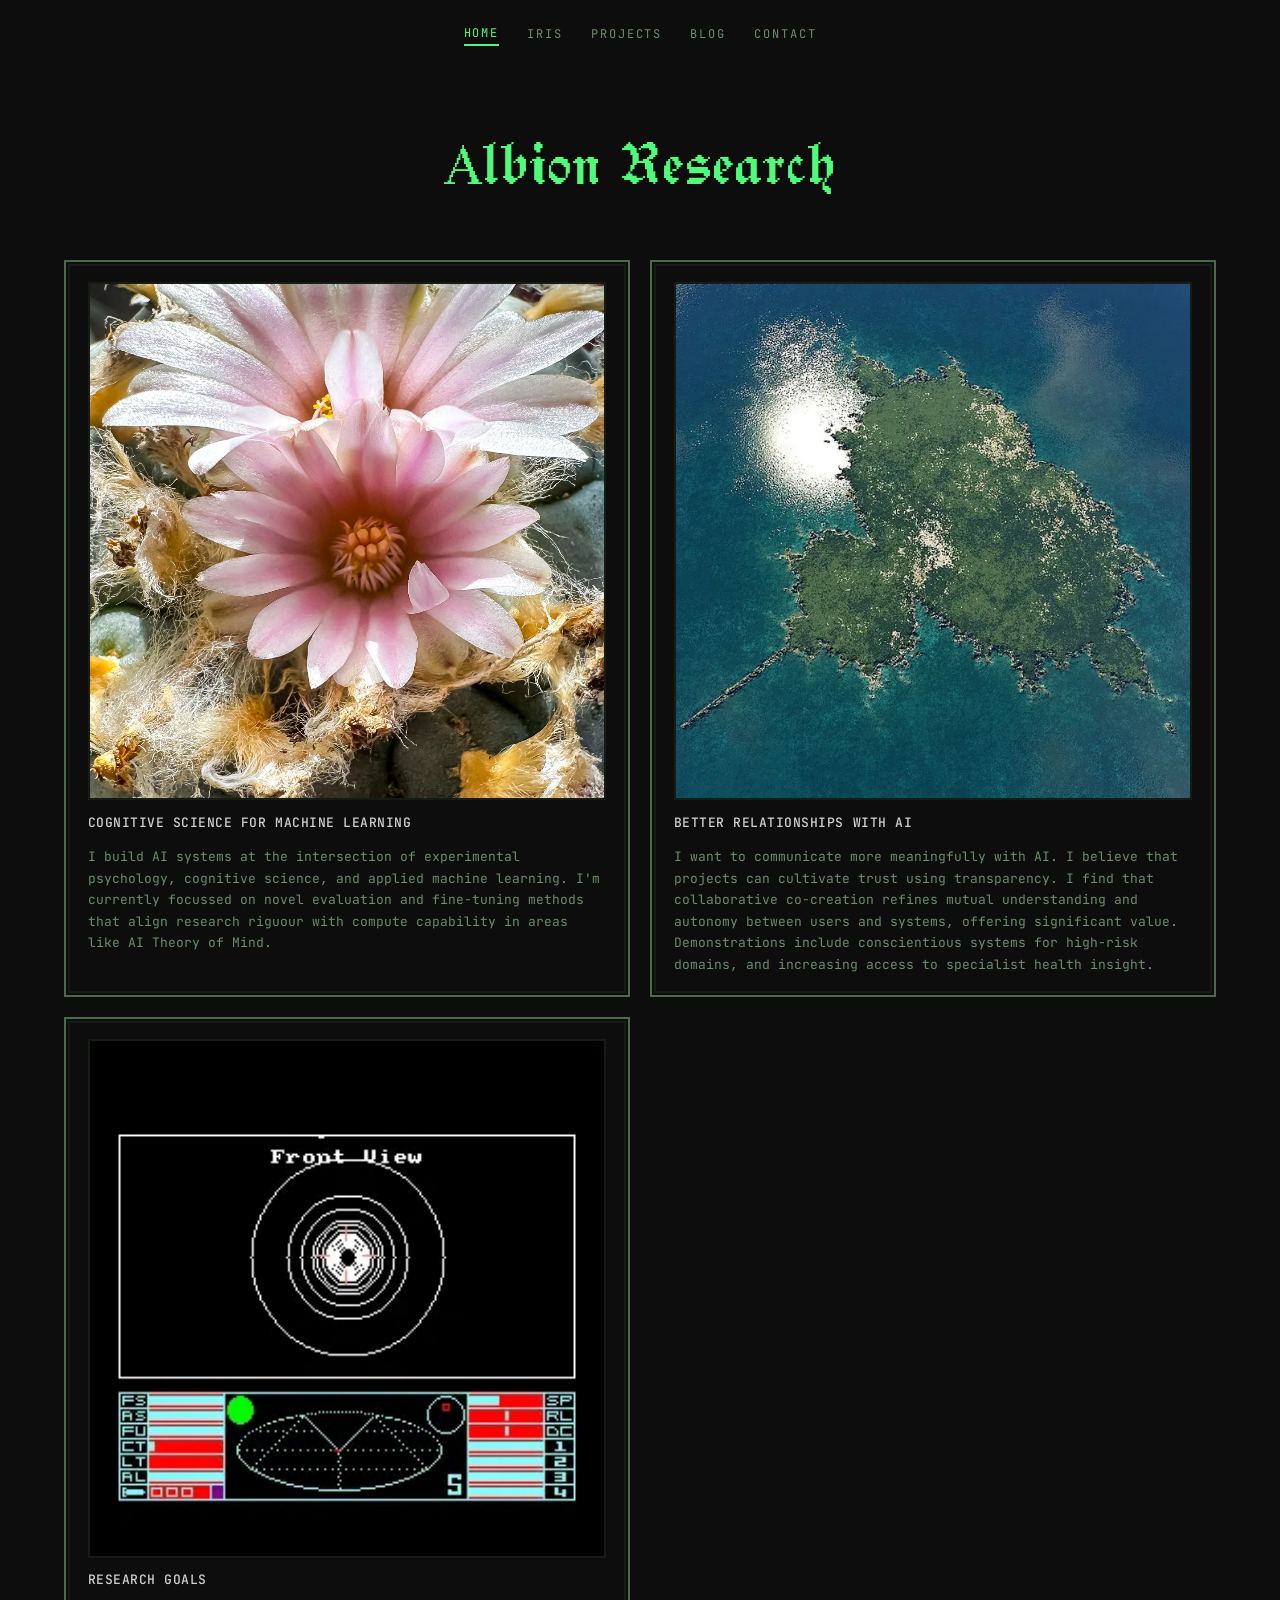
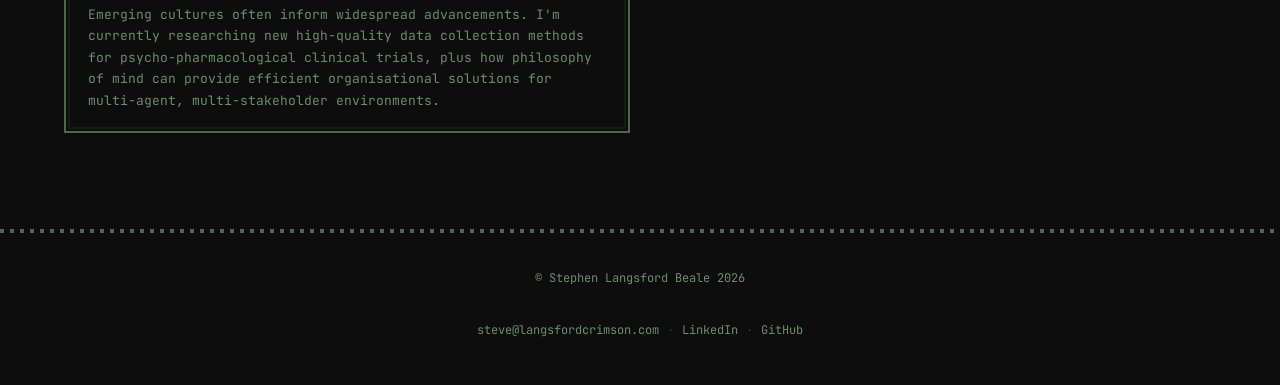
<file: index.html>
<!DOCTYPE html>
<html lang="en-GB">
<head>
  <meta charset="UTF-8">
  <meta name="viewport" content="width=device-width, initial-scale=1.0">
  <title>Albion Research</title>
  <meta name="description" content="AI systems at the intersection of experimental psychology, cognitive science, and applied machine learning. Research lab by Stephen Langsford Beale.">
  <meta property="og:title" content="Albion Research">
  <meta property="og:description" content="Cognitive science for machine learning — conscientious AI systems for high-risk domains.">
  <meta property="og:type" content="website">
  <link rel="icon" href="favicon.svg" type="image/svg+xml">
  <link rel="preconnect" href="https://fonts.googleapis.com">
  <link rel="preconnect" href="https://fonts.gstatic.com" crossorigin>
  <link href="https://fonts.googleapis.com/css2?family=JetBrains+Mono:wght@400;500&display=swap" rel="stylesheet">
  <link rel="stylesheet" href="styles.css">
  <link rel="stylesheet" href="theme-pixelcastle.css">
</head>
<body class="theme-pixelcastle">
  <div class="site-wrapper">
    <!-- shared: header -->
    <header class="site-header">
      <div class="container">
        <button class="nav-toggle" type="button" aria-expanded="false" aria-controls="site-nav">Menu</button>
        <nav id="site-nav" class="site-nav" aria-label="Main">
          <a href="index.html" aria-current="page">Home</a>
          <a href="iris.html">IRIS</a>
          <a href="projects.html">Projects</a>
          <a href="blog.html">Blog</a>
          <a href="contact.html">Contact</a>
        </nav>
      </div>
    </header>

    <main>
      <div class="container">
        <header class="page-hero">
          <h1 class="page-title">Albion Research</h1>
        </header>

        <div class="retro-grid"><!-- copy:index/sections -->
          <article class="retro-card retro-frame">
            <figure class="retro-card__media">
              <img class="retro-card__image" src="assets/images/home-cognitive-science.png" alt="" width="400" height="400">
            </figure>
            <h1 class="retro-card__title">Cognitive Science for Machine Learning</h1>
            <p class="retro-card__body">I build AI systems at the intersection of experimental psychology, cognitive science, and applied machine learning. I&#x27;m currently focussed on novel evaluation and fine-tuning methods that align research riguour with compute capability in areas like AI Theory of Mind.</p>
          </article>
          <article class="retro-card retro-frame">
            <figure class="retro-card__media">
              <img class="retro-card__image" src="assets/images/home-fractal-island.png" alt="" width="400" height="400">
            </figure>
            <h2 class="retro-card__title">Better Relationships with AI</h2>
            <p class="retro-card__body">I want to communicate more meaningfully with AI. I believe that projects can cultivate trust using transparency. I find that collaborative co-creation refines mutual understanding and autonomy between users and systems, offering significant value. Demonstrations include conscientious systems for high-risk domains, and increasing access to specialist health insight.</p>
          </article>
          <article class="retro-card retro-frame">
            <figure class="retro-card__media">
              <img class="retro-card__image" src="assets/images/home-elite-sq.png" alt="" width="400" height="400">
            </figure>
            <h2 class="retro-card__title">Research Goals</h2>
            <p class="retro-card__body">Emerging cultures often inform widespread advancements. I&#x27;m currently researching new high-quality data collection methods for psycho-pharmacological clinical trials, plus how philosophy of mind can provide efficient organisational solutions for multi-agent, multi-stakeholder environments.</p>
          </article><!-- /copy:index/sections -->
        </div>
      </div>
    </main>

    <!-- shared: footer -->
    <footer class="site-footer">
      <div class="container footer-inner"><!-- copy:global/footer -->
        <p>&copy; Stephen Langsford Beale 2026</p>
        <p class="footer-links">
          <a href="mailto:steve@langsfordcrimson.com">steve@langsfordcrimson.com</a>
          <span class="footer-sep">·</span>
          <a href="https://www.linkedin.com/in/steve-langsford-beale-79773b5/" rel="noopener noreferrer">LinkedIn</a>
          <span class="footer-sep">·</span>
          <a href="https://github.com/stephenlangsfordbeale" rel="noopener noreferrer">GitHub</a>
        </p>
      <!-- /copy:global/footer -->
      </div>
    </footer>
  </div>
  <script src="script.js"></script>
</body>
</html>
</file>
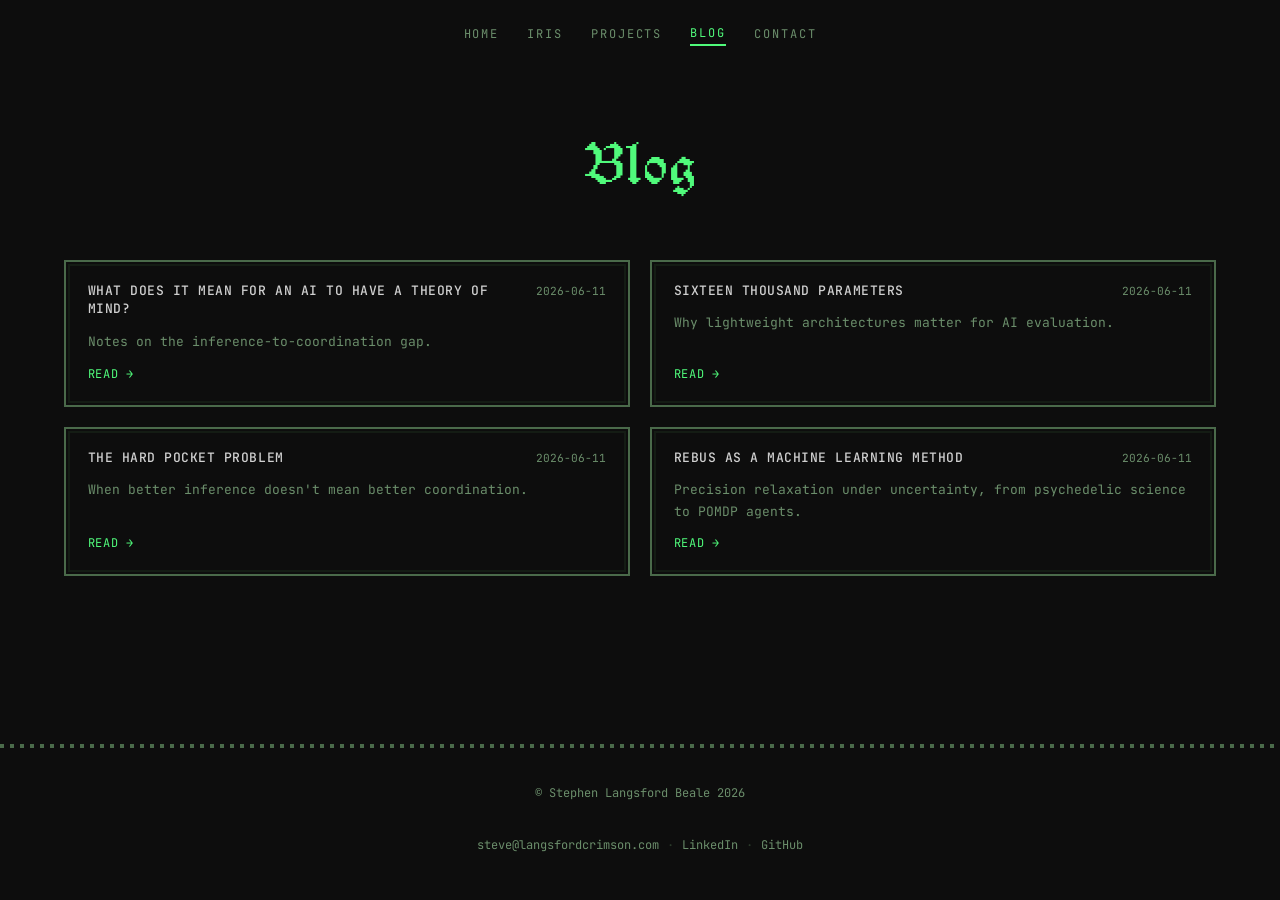
<file: blog.html>
<!DOCTYPE html>
<html lang="en-GB">
<head>
  <meta charset="UTF-8">
  <meta name="viewport" content="width=device-width, initial-scale=1.0">
  <title>Blog — Albion Research</title>
  <meta name="description" content="Notes on theory of mind, AI evaluation, coordination, and machine learning methodology from Albion Research.">
  <meta property="og:title" content="Blog — Albion Research">
  <meta property="og:description" content="Research notes on AI theory of mind, lightweight architectures, and cognitive science for machine learning.">
  <meta property="og:type" content="website">
  <link rel="icon" href="favicon.svg" type="image/svg+xml">
  <link rel="preconnect" href="https://fonts.googleapis.com">
  <link rel="preconnect" href="https://fonts.gstatic.com" crossorigin>
  <link href="https://fonts.googleapis.com/css2?family=JetBrains+Mono:wght@400;500&display=swap" rel="stylesheet">
  <link rel="stylesheet" href="styles.css">
  <link rel="stylesheet" href="theme-pixelcastle.css">
</head>
<body class="theme-pixelcastle">
  <div class="site-wrapper">
    <!-- shared: header -->
    <header class="site-header">
      <div class="container">
        <button class="nav-toggle" type="button" aria-expanded="false" aria-controls="site-nav">Menu</button>
        <nav id="site-nav" class="site-nav" aria-label="Main">
          <a href="index.html">Home</a>
          <a href="iris.html">IRIS</a>
          <a href="projects.html">Projects</a>
          <a href="blog.html" aria-current="page">Blog</a>
          <a href="contact.html">Contact</a>
        </nav>
      </div>
    </header>

    <main>
      <div class="container"><!-- copy:blog/heading -->
        <header class="page-hero">
          <h1 class="page-title">Blog</h1>
        </header>
        <!-- /copy:blog/heading -->

        <div class="blog-grid"><!-- copy:blog/posts -->

          <article class="blog-card">
            <div class="blog-card-inner retro-frame">
            <div class="blog-card-header">
              <h2 class="blog-card-title">What does it mean for an AI to have a theory of mind?</h2>
              <time class="blog-card-date" datetime="2026-06-11">2026-06-11</time>
            </div>
            <p class="blog-card-excerpt">Notes on the inference-to-coordination gap.</p>
            <a class="blog-card-link" href="blog/what-does-it-mean-for-an-ai-to-have-a-theory-of-mind.html">Read →</a>
            </div>
          </article>

          <article class="blog-card">
            <div class="blog-card-inner retro-frame">
            <div class="blog-card-header">
              <h2 class="blog-card-title">Sixteen thousand parameters</h2>
              <time class="blog-card-date" datetime="2026-06-11">2026-06-11</time>
            </div>
            <p class="blog-card-excerpt">Why lightweight architectures matter for AI evaluation.</p>
            <a class="blog-card-link" href="blog/sixteen-thousand-parameters.html">Read →</a>
            </div>
          </article>

          <article class="blog-card">
            <div class="blog-card-inner retro-frame">
            <div class="blog-card-header">
              <h2 class="blog-card-title">The hard pocket problem</h2>
              <time class="blog-card-date" datetime="2026-06-11">2026-06-11</time>
            </div>
            <p class="blog-card-excerpt">When better inference doesn&#x27;t mean better coordination.</p>
            <a class="blog-card-link" href="blog/the-hard-pocket-problem.html">Read →</a>
            </div>
          </article>

          <article class="blog-card">
            <div class="blog-card-inner retro-frame">
            <div class="blog-card-header">
              <h2 class="blog-card-title">REBUS as a machine learning method</h2>
              <time class="blog-card-date" datetime="2026-06-11">2026-06-11</time>
            </div>
            <p class="blog-card-excerpt">Precision relaxation under uncertainty, from psychedelic science to POMDP agents.</p>
            <a class="blog-card-link" href="blog/rebus-as-a-machine-learning-method.html">Read →</a>
            </div>
          </article>
        <!-- /copy:blog/posts -->
        </div>
      </div>
    </main>

    <!-- shared: footer -->
    <footer class="site-footer">
      <div class="container footer-inner"><!-- copy:global/footer -->
        <p>&copy; Stephen Langsford Beale 2026</p>
        <p class="footer-links">
          <a href="mailto:steve@langsfordcrimson.com">steve@langsfordcrimson.com</a>
          <span class="footer-sep">·</span>
          <a href="https://www.linkedin.com/in/steve-langsford-beale-79773b5/" rel="noopener noreferrer">LinkedIn</a>
          <span class="footer-sep">·</span>
          <a href="https://github.com/stephenlangsfordbeale" rel="noopener noreferrer">GitHub</a>
        </p>
      <!-- /copy:global/footer -->
      </div>
    </footer>
  </div>
  <script src="script.js"></script>
</body>
</html>
</file>
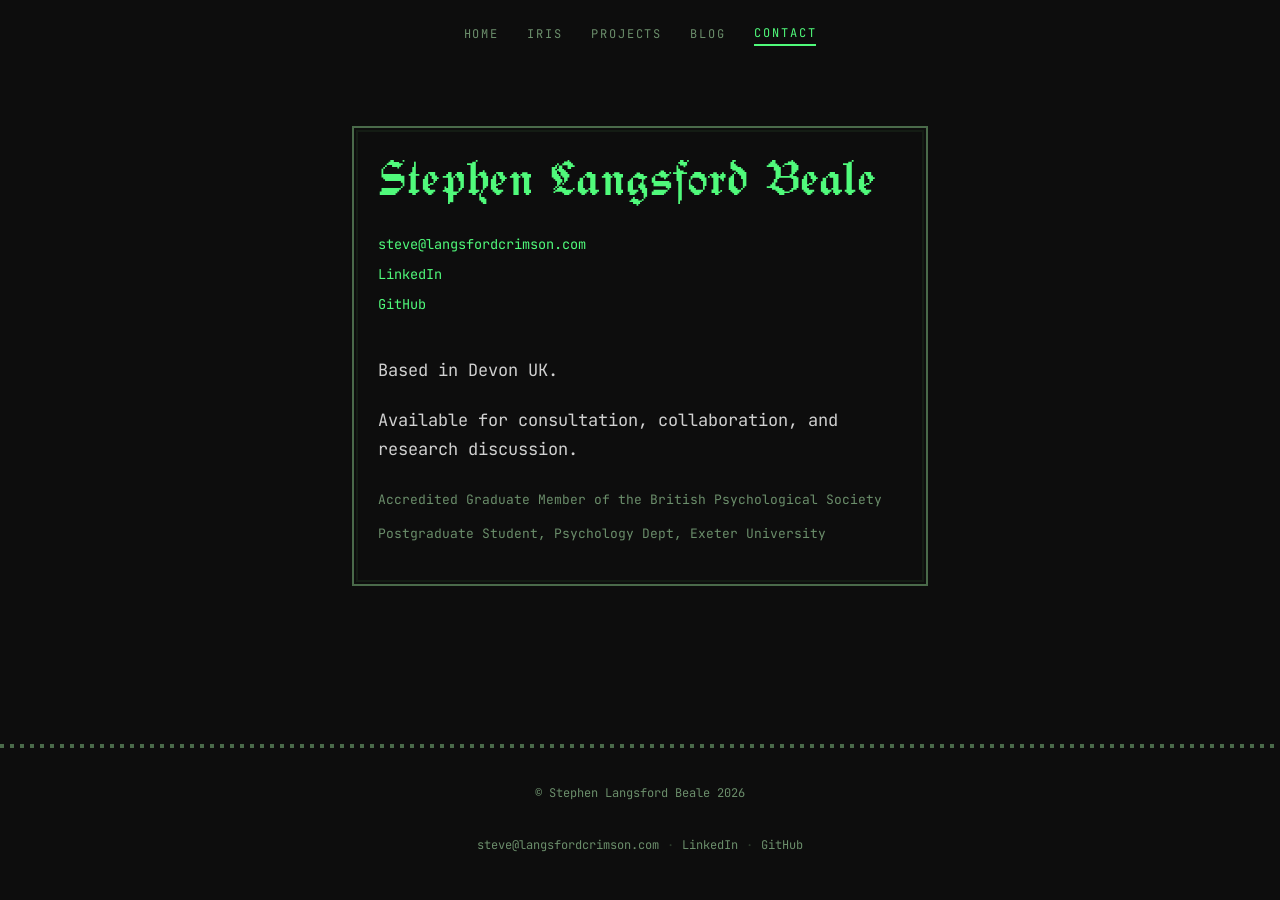
<file: contact.html>
<!DOCTYPE html>
<html lang="en-GB">
<head>
  <meta charset="UTF-8">
  <meta name="viewport" content="width=device-width, initial-scale=1.0">
  <title>Contact — Albion Research</title>
  <meta name="description" content="Contact Stephen Langsford Beale for consultation, collaboration, and research discussion. Based in Devon, UK.">
  <meta property="og:title" content="Contact — Albion Research">
  <meta property="og:description" content="Available for consultation, collaboration, and research discussion.">
  <meta property="og:type" content="website">
  <link rel="icon" href="favicon.svg" type="image/svg+xml">
  <link rel="preconnect" href="https://fonts.googleapis.com">
  <link rel="preconnect" href="https://fonts.gstatic.com" crossorigin>
  <link href="https://fonts.googleapis.com/css2?family=JetBrains+Mono:wght@400;500&display=swap" rel="stylesheet">
  <link rel="stylesheet" href="styles.css">
  <link rel="stylesheet" href="theme-pixelcastle.css">
</head>
<body class="theme-pixelcastle">
  <div class="site-wrapper">
    <!-- shared: header -->
    <header class="site-header">
      <div class="container">
        <button class="nav-toggle" type="button" aria-expanded="false" aria-controls="site-nav">Menu</button>
        <nav id="site-nav" class="site-nav" aria-label="Main">
          <a href="index.html">Home</a>
          <a href="iris.html">IRIS</a>
          <a href="projects.html">Projects</a>
          <a href="blog.html">Blog</a>
          <a href="contact.html" aria-current="page">Contact</a>
        </nav>
      </div>
    </header>

    <main>
      <div class="container">
        <div class="contact-block retro-frame contact-panel"><!-- copy:contact/header -->
          <h1 class="display-title">Stephen Langsford Beale</h1>

          <!-- /copy:contact/header -->

          <!-- copy:contact/links -->
          <ul class="contact-list">
            <li><a href="mailto:steve@langsfordcrimson.com">steve@langsfordcrimson.com</a></li>
            <li><a href="https://www.linkedin.com/in/steve-langsford-beale-79773b5/" rel="noopener noreferrer">LinkedIn</a></li>
            <li><a href="https://github.com/stephenlangsfordbeale" rel="noopener noreferrer">GitHub</a></li>
          </ul>

          <!-- /copy:contact/links -->

          <!-- copy:contact/body -->
          <p class="body-copy">Based in Devon UK.</p>
          <p class="body-copy">Available for consultation, collaboration, and research discussion.</p>
        <!-- /copy:contact/body -->

          <div class="contact-credentials"><!-- copy:contact/credentials -->
            <p>Accredited Graduate Member of the British Psychological Society</p>
            <p>Postgraduate Student, Psychology Dept, Exeter University</p>
          <!-- /copy:contact/credentials -->
          </div>
        </div>
      </div>
    </main>

    <!-- shared: footer -->
    <footer class="site-footer">
      <div class="container footer-inner"><!-- copy:global/footer -->
        <p>&copy; Stephen Langsford Beale 2026</p>
        <p class="footer-links">
          <a href="mailto:steve@langsfordcrimson.com">steve@langsfordcrimson.com</a>
          <span class="footer-sep">·</span>
          <a href="https://www.linkedin.com/in/steve-langsford-beale-79773b5/" rel="noopener noreferrer">LinkedIn</a>
          <span class="footer-sep">·</span>
          <a href="https://github.com/stephenlangsfordbeale" rel="noopener noreferrer">GitHub</a>
        </p>
      <!-- /copy:global/footer -->
      </div>
    </footer>
  </div>
  <script src="script.js"></script>
</body>
</html>
</file>
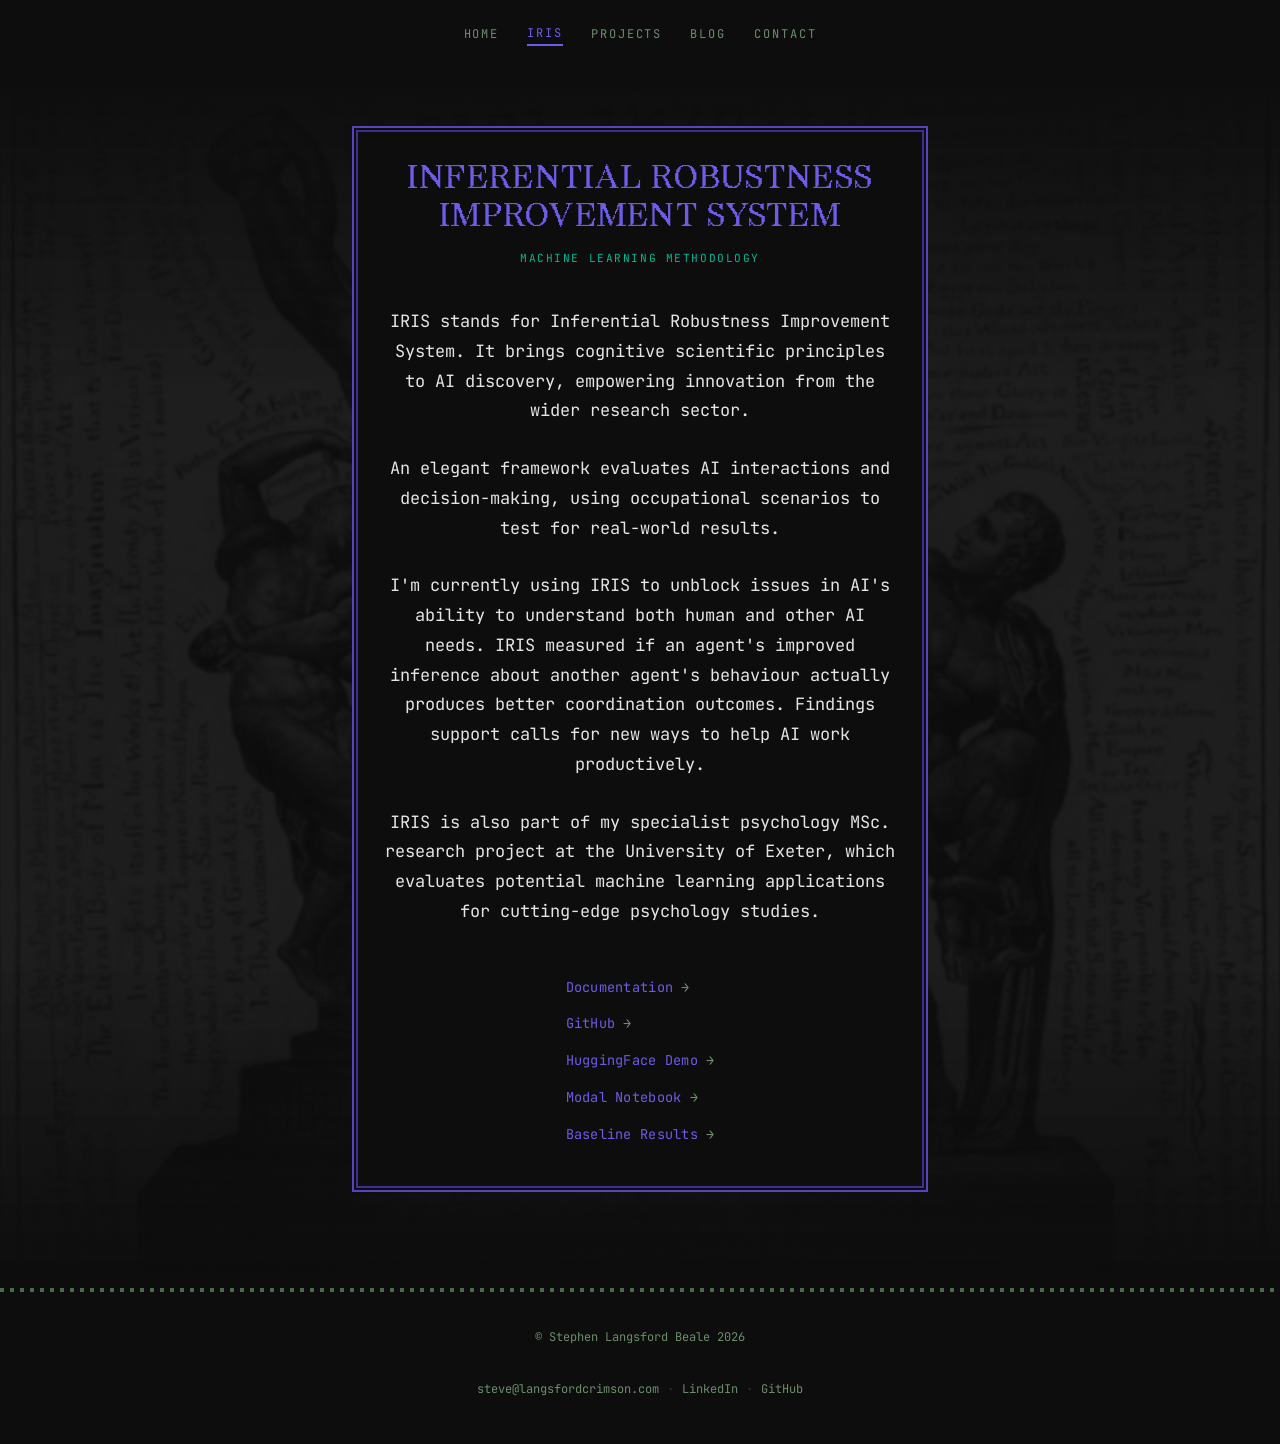
<file: iris.html>
<!DOCTYPE html>
<html lang="en-GB">
<head>
  <meta charset="UTF-8">
  <meta name="viewport" content="width=device-width, initial-scale=1.0">
  <title>IRIS — Inferential Robustness Improvement System</title>
  <meta name="description" content="IRIS brings cognitive scientific principles to AI discovery. Machine learning methodology for evaluating AI interactions and decision-making.">
  <meta property="og:title" content="IRIS — Inferential Robustness Improvement System">
  <meta property="og:description" content="An elegant framework evaluating AI interactions and decision-making using occupational scenarios.">
  <meta property="og:type" content="website">
  <link rel="icon" href="favicon.svg" type="image/svg+xml">
  <link rel="preconnect" href="https://fonts.googleapis.com">
  <link rel="preconnect" href="https://fonts.gstatic.com" crossorigin>
  <link href="https://fonts.googleapis.com/css2?family=JetBrains+Mono:wght@400;500&display=swap" rel="stylesheet">
  <link rel="stylesheet" href="styles.css">
  <link rel="stylesheet" href="theme-pixelcastle.css">
</head>
<body class="theme-pixelcastle">
  <div class="site-wrapper">
    <!-- shared: header -->
    <header class="site-header">
      <div class="container">
        <button class="nav-toggle" type="button" aria-expanded="false" aria-controls="site-nav">Menu</button>
        <nav id="site-nav" class="site-nav" aria-label="Main">
          <a href="index.html">Home</a>
          <a href="iris.html" aria-current="page">IRIS</a>
          <a href="projects.html">Projects</a>
          <a href="blog.html">Blog</a>
          <a href="contact.html">Contact</a>
        </nav>
      </div>
    </header>

    <main class="iris-page">
      <div class="container--narrow iris-content retro-frame iris-panel"><!-- copy:iris/header -->
        <h1 class="display-title">Inferential Robustness Improvement System</h1>
        <span class="mono-label">Machine Learning Methodology</span>
        <!-- /copy:iris/header -->

        <!-- copy:iris/body -->
        <p class="body-copy">IRIS stands for Inferential Robustness Improvement System. It brings cognitive scientific principles to AI discovery, empowering innovation from the wider research sector.</p>
        <p class="body-copy">An elegant framework evaluates AI interactions and decision-making, using occupational scenarios to test for real-world results.</p>
        <p class="body-copy">I&#x27;m currently using IRIS to unblock issues in AI&#x27;s ability to understand both human and other AI needs. IRIS measured if an agent&#x27;s improved inference about another agent&#x27;s behaviour actually produces better coordination outcomes. Findings support calls for new ways to help AI work productively.</p>
        <p class="body-copy">IRIS is also part of my specialist psychology MSc. research project at the University of Exeter, which evaluates potential machine learning applications for cutting-edge psychology studies.</p>
        <!-- /copy:iris/body -->

        <ul class="iris-links"><!-- copy:iris/links -->
          <li><a href="https://docs.iris-lab.dev" rel="noopener noreferrer">Documentation</a></li>
          <li><a href="https://github.com/stephenlangsfordbeale/ToM_AI_Research_Team" rel="noopener noreferrer">GitHub</a></li>
          <li><a href="https://huggingface.co/spaces/chaosste/belief-state-demo" rel="noopener noreferrer">HuggingFace Demo</a></li>
          <li><a href="#" title="Modal notebook link coming soon">Modal Notebook</a></li>
          <li><a href="#" title="Baseline results link coming soon">Baseline Results</a></li>
        <!-- /copy:iris/links -->
        </ul>
      </div>
    </main>

    <!-- shared: footer -->
    <footer class="site-footer">
      <div class="container footer-inner"><!-- copy:global/footer -->
        <p>&copy; Stephen Langsford Beale 2026</p>
        <p class="footer-links">
          <a href="mailto:steve@langsfordcrimson.com">steve@langsfordcrimson.com</a>
          <span class="footer-sep">·</span>
          <a href="https://www.linkedin.com/in/steve-langsford-beale-79773b5/" rel="noopener noreferrer">LinkedIn</a>
          <span class="footer-sep">·</span>
          <a href="https://github.com/stephenlangsfordbeale" rel="noopener noreferrer">GitHub</a>
        </p>
      <!-- /copy:global/footer -->
      </div>
    </footer>
  </div>
  <script src="script.js"></script>
</body>
</html>
</file>
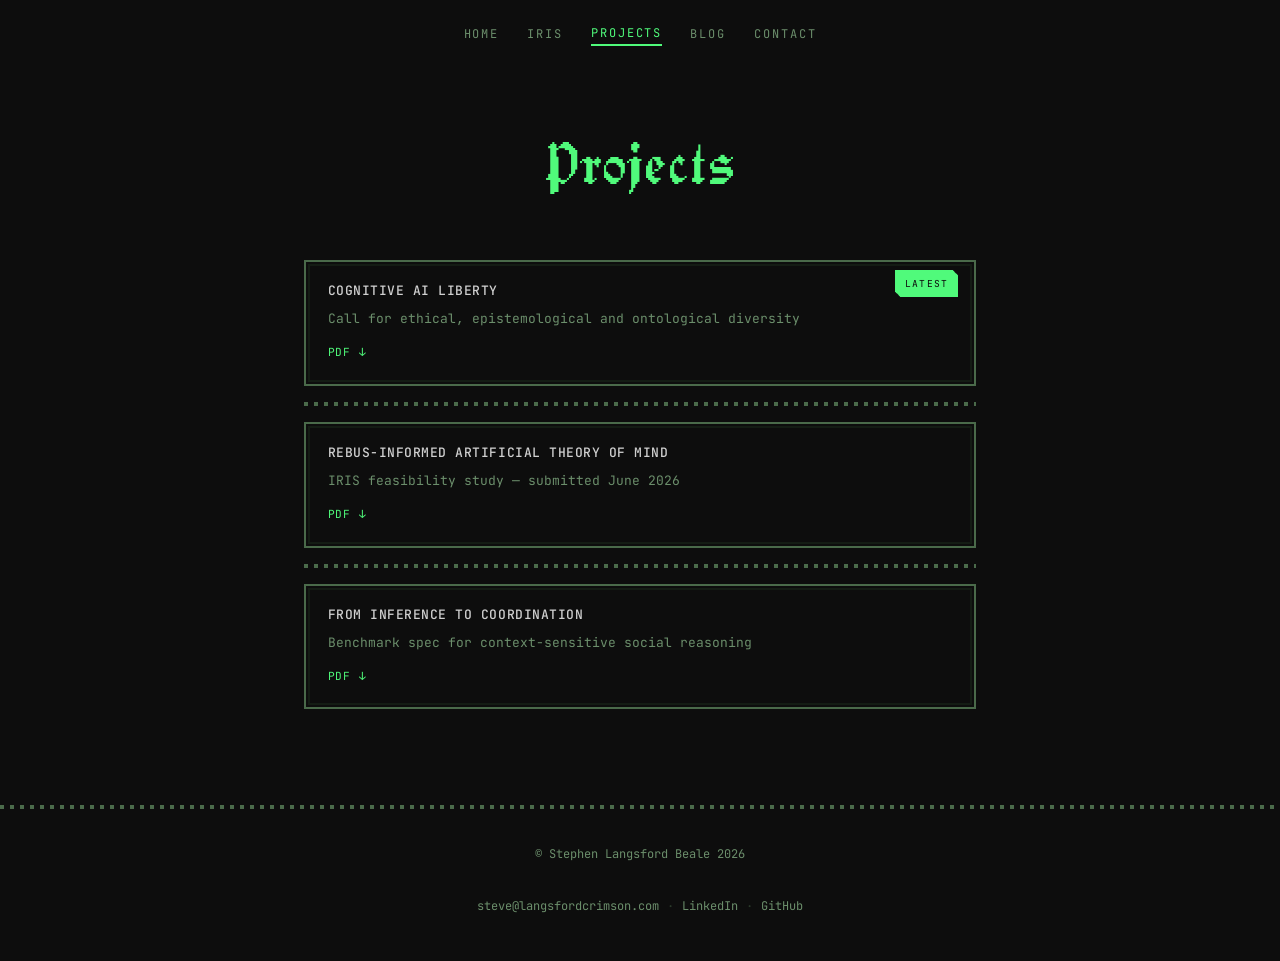
<file: projects.html>
<!DOCTYPE html>
<html lang="en-GB">
<head>
  <meta charset="UTF-8">
  <meta name="viewport" content="width=device-width, initial-scale=1.0">
  <title>Projects — Albion Research</title>
  <meta name="description" content="Albion Research projects — proposals, reports, and downloadable PDFs.">
  <meta property="og:title" content="Projects — Albion Research">
  <meta property="og:description" content="Project documents and downloadable PDFs from Albion Research.">
  <meta property="og:type" content="website">
  <link rel="icon" href="favicon.svg" type="image/svg+xml">
  <link rel="preconnect" href="https://fonts.googleapis.com">
  <link rel="preconnect" href="https://fonts.gstatic.com" crossorigin>
  <link href="https://fonts.googleapis.com/css2?family=JetBrains+Mono:wght@400;500&display=swap" rel="stylesheet">
  <link rel="stylesheet" href="styles.css">
  <link rel="stylesheet" href="theme-pixelcastle.css">
</head>
<body class="theme-pixelcastle">
  <div class="site-wrapper">
    <!-- shared: header -->
    <header class="site-header">
      <div class="container">
        <button class="nav-toggle" type="button" aria-expanded="false" aria-controls="site-nav">Menu</button>
        <nav id="site-nav" class="site-nav" aria-label="Main">
          <a href="index.html">Home</a>
          <a href="iris.html">IRIS</a>
          <a href="projects.html" aria-current="page">Projects</a>
          <a href="blog.html">Blog</a>
          <a href="contact.html">Contact</a>
        </nav>
      </div>
    </header>

    <main>
      <div class="container"><!-- copy:projects/heading -->
        <header class="page-hero">
          <h1 class="page-title">Projects</h1>
        </header>
        <!-- /copy:projects/heading -->

        <div class="retro-changelog"><!-- copy:projects/rows -->
          <article class="changelog-card retro-frame">
            <span class="retro-tag">Latest</span>
            <div class="changelog-card__header">
              <h2 class="changelog-card__title">Cognitive AI Liberty</h2>
            </div>
            <div class="changelog-card__content">
              <p class="changelog-card__description">Call for ethical, epistemological and ontological diversity</p>
              <a class="changelog-card__link" href="assets/pdfs/Cognitive-ai-liberty.pdf">PDF</a>
            </div>
          </article>
          <hr class="pixel-divider changelog-separator">
          <article class="changelog-card retro-frame">
            <div class="changelog-card__header">
              <h2 class="changelog-card__title">REBUS-informed artificial Theory of Mind</h2>
            </div>
            <div class="changelog-card__content">
              <p class="changelog-card__description">IRIS feasibility study — submitted June 2026</p>
              <a class="changelog-card__link" href="assets/pdfs/REBUS-informed%20artifical%20Theory%20of%20Mind.pdf">PDF</a>
            </div>
          </article>
          <hr class="pixel-divider changelog-separator">
          <article class="changelog-card retro-frame">
            <div class="changelog-card__header">
              <h2 class="changelog-card__title">From inference to coordination</h2>
            </div>
            <div class="changelog-card__content">
              <p class="changelog-card__description">Benchmark spec for context-sensitive social reasoning</p>
              <a class="changelog-card__link" href="assets/pdfs/From-inference-to-coordination.pdf">PDF</a>
            </div>
          </article>
        <!-- /copy:projects/rows -->
        </div>
      </div>
    </main>

    <!-- shared: footer -->
    <footer class="site-footer">
      <div class="container footer-inner"><!-- copy:global/footer -->
        <p>&copy; Stephen Langsford Beale 2026</p>
        <p class="footer-links">
          <a href="mailto:steve@langsfordcrimson.com">steve@langsfordcrimson.com</a>
          <span class="footer-sep">·</span>
          <a href="https://www.linkedin.com/in/steve-langsford-beale-79773b5/" rel="noopener noreferrer">LinkedIn</a>
          <span class="footer-sep">·</span>
          <a href="https://github.com/stephenlangsfordbeale" rel="noopener noreferrer">GitHub</a>
        </p>
      <!-- /copy:global/footer -->
      </div>
    </footer>
  </div>
  <script src="script.js"></script>
</body>
</html>
</file>
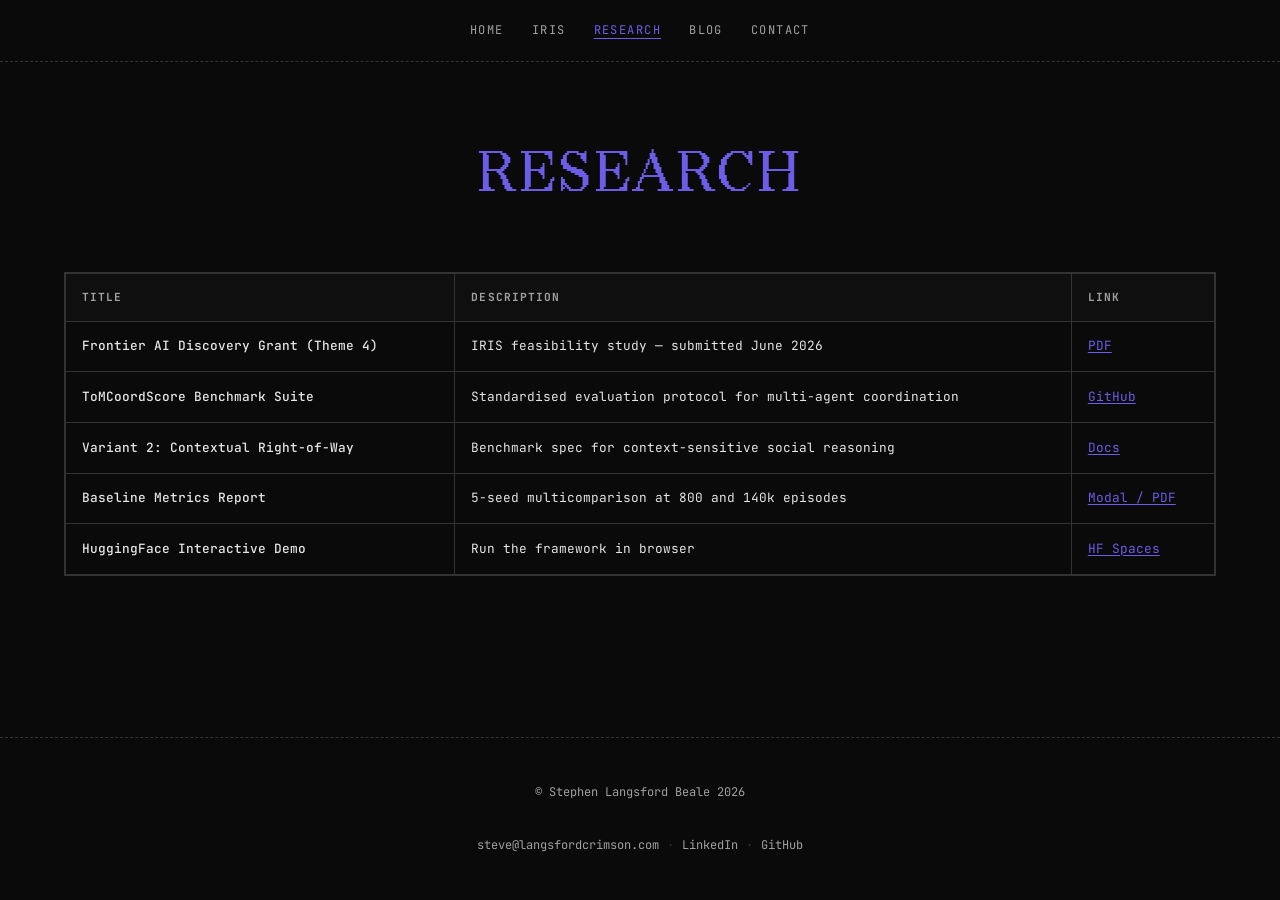
<file: research.html>
<!DOCTYPE html>
<html lang="en-GB">
<head>
  <meta charset="UTF-8">
  <meta name="viewport" content="width=device-width, initial-scale=1.0">
  <title>Research — IRIS Research Lab</title>
  <meta name="description" content="Curated releases and external-facing research assets from IRIS Research Lab.">
  <meta property="og:title" content="Research — IRIS Research Lab">
  <meta property="og:description" content="Benchmarks, grants, demos, and reports from IRIS Research Lab.">
  <meta property="og:type" content="website">
  <link rel="icon" href="favicon.svg" type="image/svg+xml">
  <link rel="preconnect" href="https://fonts.googleapis.com">
  <link rel="preconnect" href="https://fonts.gstatic.com" crossorigin>
  <link href="https://fonts.googleapis.com/css2?family=JetBrains+Mono:wght@400;500&display=swap" rel="stylesheet">
  <link rel="stylesheet" href="styles.css">
</head>
<body>
  <div class="site-wrapper">
    <!-- shared: header -->
    <header class="site-header">
      <div class="container">
        <button class="nav-toggle" type="button" aria-expanded="false" aria-controls="site-nav">Menu</button>
        <nav id="site-nav" class="site-nav" aria-label="Main">
          <a href="index.html">Home</a>
          <a href="iris.html">IRIS</a>
          <a href="research.html" aria-current="page">Research</a>
          <a href="blog.html">Blog</a>
          <a href="contact.html">Contact</a>
        </nav>
      </div>
    </header>

    <main>
      <div class="container"><!-- copy:research/heading -->
        <h1 class="page-title">Research</h1>
        <!-- /copy:research/heading -->

        <div class="table-wrap">
          <table class="research-table">
            <thead>
              <tr>
                <th scope="col">Title</th>
                <th scope="col">Description</th>
                <th scope="col">Link</th>
              </tr>
            </thead>
            <tbody><!-- copy:research/rows -->
              <tr>
                <td>Frontier AI Discovery Grant (Theme 4)</td>
                <td>IRIS feasibility study — submitted June 2026</td>
                <td><a href="#">PDF</a></td>
              </tr>
              <tr>
                <td>ToMCoordScore Benchmark Suite</td>
                <td>Standardised evaluation protocol for multi-agent coordination</td>
                <td><a href="https://github.com/stephenlangsfordbeale/ToM_AI_Research_Team" rel="noopener noreferrer">GitHub</a></td>
              </tr>
              <tr>
                <td>Variant 2: Contextual Right-of-Way</td>
                <td>Benchmark spec for context-sensitive social reasoning</td>
                <td><a href="#">Docs</a></td>
              </tr>
              <tr>
                <td>Baseline Metrics Report</td>
                <td>5-seed multicomparison at 800 and 140k episodes</td>
                <td><a href="#">Modal / PDF</a></td>
              </tr>
              <tr>
                <td>HuggingFace Interactive Demo</td>
                <td>Run the framework in browser</td>
                <td><a href="https://huggingface.co/spaces/chaosste/belief-state-demo" rel="noopener noreferrer">HF Spaces</a></td>
              </tr>
            <!-- /copy:research/rows -->
            </tbody>
          </table>
        </div>
      </div>
    </main>

    <!-- shared: footer -->
    <footer class="site-footer">
      <div class="container footer-inner"><!-- copy:global/footer -->
        <p>&copy; Stephen Langsford Beale 2026</p>
        <p class="footer-links">
          <a href="mailto:steve@langsfordcrimson.com">steve@langsfordcrimson.com</a>
          <span class="footer-sep">·</span>
          <a href="https://www.linkedin.com/in/steve-langsford-beale-79773b5/" rel="noopener noreferrer">LinkedIn</a>
          <span class="footer-sep">·</span>
          <a href="https://github.com/stephenlangsfordbeale" rel="noopener noreferrer">GitHub</a>
        </p>
      <!-- /copy:global/footer -->
      </div>
    </footer>
  </div>
  <script src="script.js"></script>
</body>
</html>
</file>
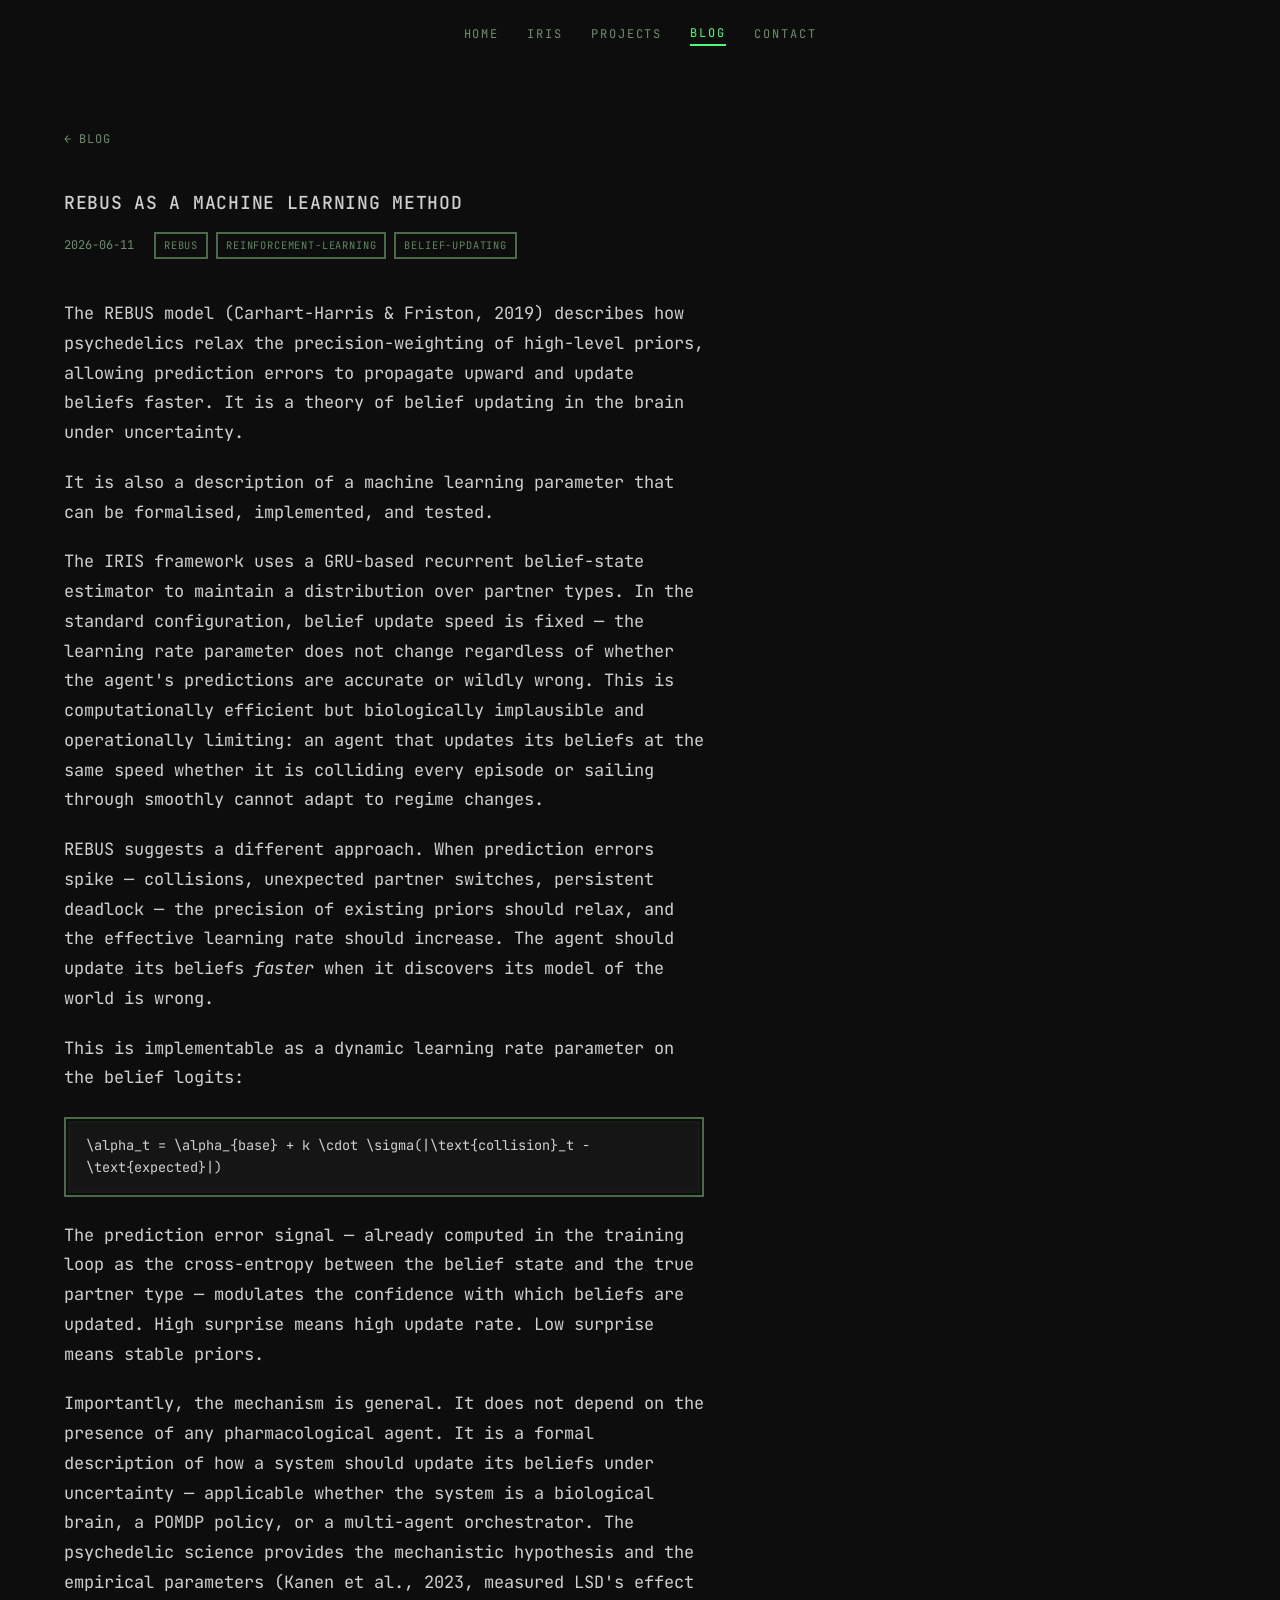
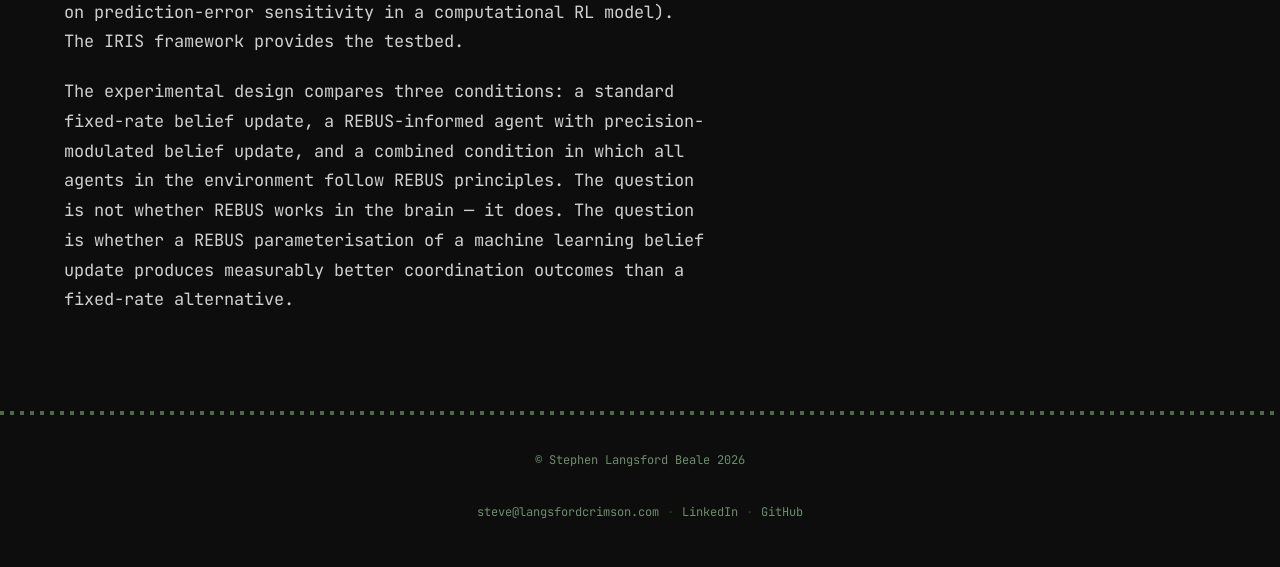
<file: blog/rebus-as-a-machine-learning-method.html>
<!DOCTYPE html>
<html lang="en-GB">
<head>
  <meta charset="UTF-8">
  <meta name="viewport" content="width=device-width, initial-scale=1.0">
  <title>REBUS as a Machine Learning Method — Albion Research</title>
  <meta name="description" content="The REBUS model (Carhart-Harris &amp; Friston, 2019) describes how psychedelics relax the precision-weighting of high-level priors, allowing prediction errors to pr">
  <meta property="og:title" content="REBUS as a Machine Learning Method">
  <meta property="og:description" content="The REBUS model (Carhart-Harris &amp; Friston, 2019) describes how psychedelics relax the precision-weighting of high-level priors, allowing prediction errors to pr">
  <meta property="og:type" content="article">
  <link rel="icon" href="../favicon.svg" type="image/svg+xml">
  <link rel="preconnect" href="https://fonts.googleapis.com">
  <link rel="preconnect" href="https://fonts.gstatic.com" crossorigin>
  <link href="https://fonts.googleapis.com/css2?family=JetBrains+Mono:wght@400;500&display=swap" rel="stylesheet">
  <link rel="stylesheet" href="../styles.css">
  <link rel="stylesheet" href="../theme-pixelcastle.css">
</head>
<body class="theme-pixelcastle">
  <div class="site-wrapper">
    <header class="site-header">
      <div class="container">
        <button class="nav-toggle" type="button" aria-expanded="false" aria-controls="site-nav">Menu</button>
        <nav id="site-nav" class="site-nav" aria-label="Main">
          <a href="../index.html">Home</a>
          <a href="../iris.html">IRIS</a>
          <a href="../projects.html">Projects</a>
          <a href="../blog.html" aria-current="page">Blog</a>
          <a href="../contact.html">Contact</a>
        </nav>
      </div>
    </header>

    <main>
      <div class="container">
        <article class="blog-post">
          <a class="blog-post__back" href="../blog.html">← Blog</a>
          <header class="blog-post__header">
            <h1 class="blog-post__title">REBUS as a Machine Learning Method</h1>
            <div class="blog-post__meta">
              <time datetime="2026-06-11">2026-06-11</time>
            <ul class="blog-post__tags"><li class="blog-post__tag">rebus</li><li class="blog-post__tag">reinforcement-learning</li><li class="blog-post__tag">belief-updating</li></ul>
            </div>
          </header>
          <div class="blog-post__body">
          <p class="body-copy">The REBUS model (Carhart-Harris &amp; Friston, 2019) describes how psychedelics relax the precision-weighting of high-level priors, allowing prediction errors to propagate upward and update beliefs faster. It is a theory of belief updating in the brain under uncertainty.</p>
          <p class="body-copy">It is also a description of a machine learning parameter that can be formalised, implemented, and tested.</p>
          <p class="body-copy">The IRIS framework uses a GRU-based recurrent belief-state estimator to maintain a distribution over partner types. In the standard configuration, belief update speed is fixed — the learning rate parameter does not change regardless of whether the agent&#x27;s predictions are accurate or wildly wrong. This is computationally efficient but biologically implausible and operationally limiting: an agent that updates its beliefs at the same speed whether it is colliding every episode or sailing through smoothly cannot adapt to regime changes.</p>
          <p class="body-copy">REBUS suggests a different approach. When prediction errors spike — collisions, unexpected partner switches, persistent deadlock — the precision of existing priors should relax, and the effective learning rate should increase. The agent should update its beliefs <em>faster</em> when it discovers its model of the world is wrong.</p>
          <p class="body-copy">This is implementable as a dynamic learning rate parameter on the belief logits:</p>
          <pre class="blog-formula">\alpha_t = \alpha_{base} + k \cdot \sigma(|\text{collision}_t - \text{expected}|)</pre>
          <p class="body-copy">The prediction error signal — already computed in the training loop as the cross-entropy between the belief state and the true partner type — modulates the confidence with which beliefs are updated. High surprise means high update rate. Low surprise means stable priors.</p>
          <p class="body-copy">Importantly, the mechanism is general. It does not depend on the presence of any pharmacological agent. It is a formal description of how a system should update its beliefs under uncertainty — applicable whether the system is a biological brain, a POMDP policy, or a multi-agent orchestrator. The psychedelic science provides the mechanistic hypothesis and the empirical parameters (Kanen et al., 2023, measured LSD&#x27;s effect on prediction-error sensitivity in a computational RL model). The IRIS framework provides the testbed.</p>
          <p class="body-copy">The experimental design compares three conditions: a standard fixed-rate belief update, a REBUS-informed agent with precision-modulated belief update, and a combined condition in which all agents in the environment follow REBUS principles. The question is not whether REBUS works in the brain — it does. The question is whether a REBUS parameterisation of a machine learning belief update produces measurably better coordination outcomes than a fixed-rate alternative.</p>

          </div>
        </article>
      </div>
    </main>

    <footer class="site-footer">
      <div class="container footer-inner">
        <p>&copy; Stephen Langsford Beale 2026</p>
        <p class="footer-links">
          <a href="mailto:steve@langsfordcrimson.com">steve@langsfordcrimson.com</a>
          <span class="footer-sep">·</span>
          <a href="https://www.linkedin.com/in/steve-langsford-beale-79773b5/" rel="noopener noreferrer">LinkedIn</a>
          <span class="footer-sep">·</span>
          <a href="https://github.com/stephenlangsfordbeale" rel="noopener noreferrer">GitHub</a>
        </p>
      
      </div>
    </footer>
  </div>
  <script src="../script.js"></script>
</body>
</html>
</file>
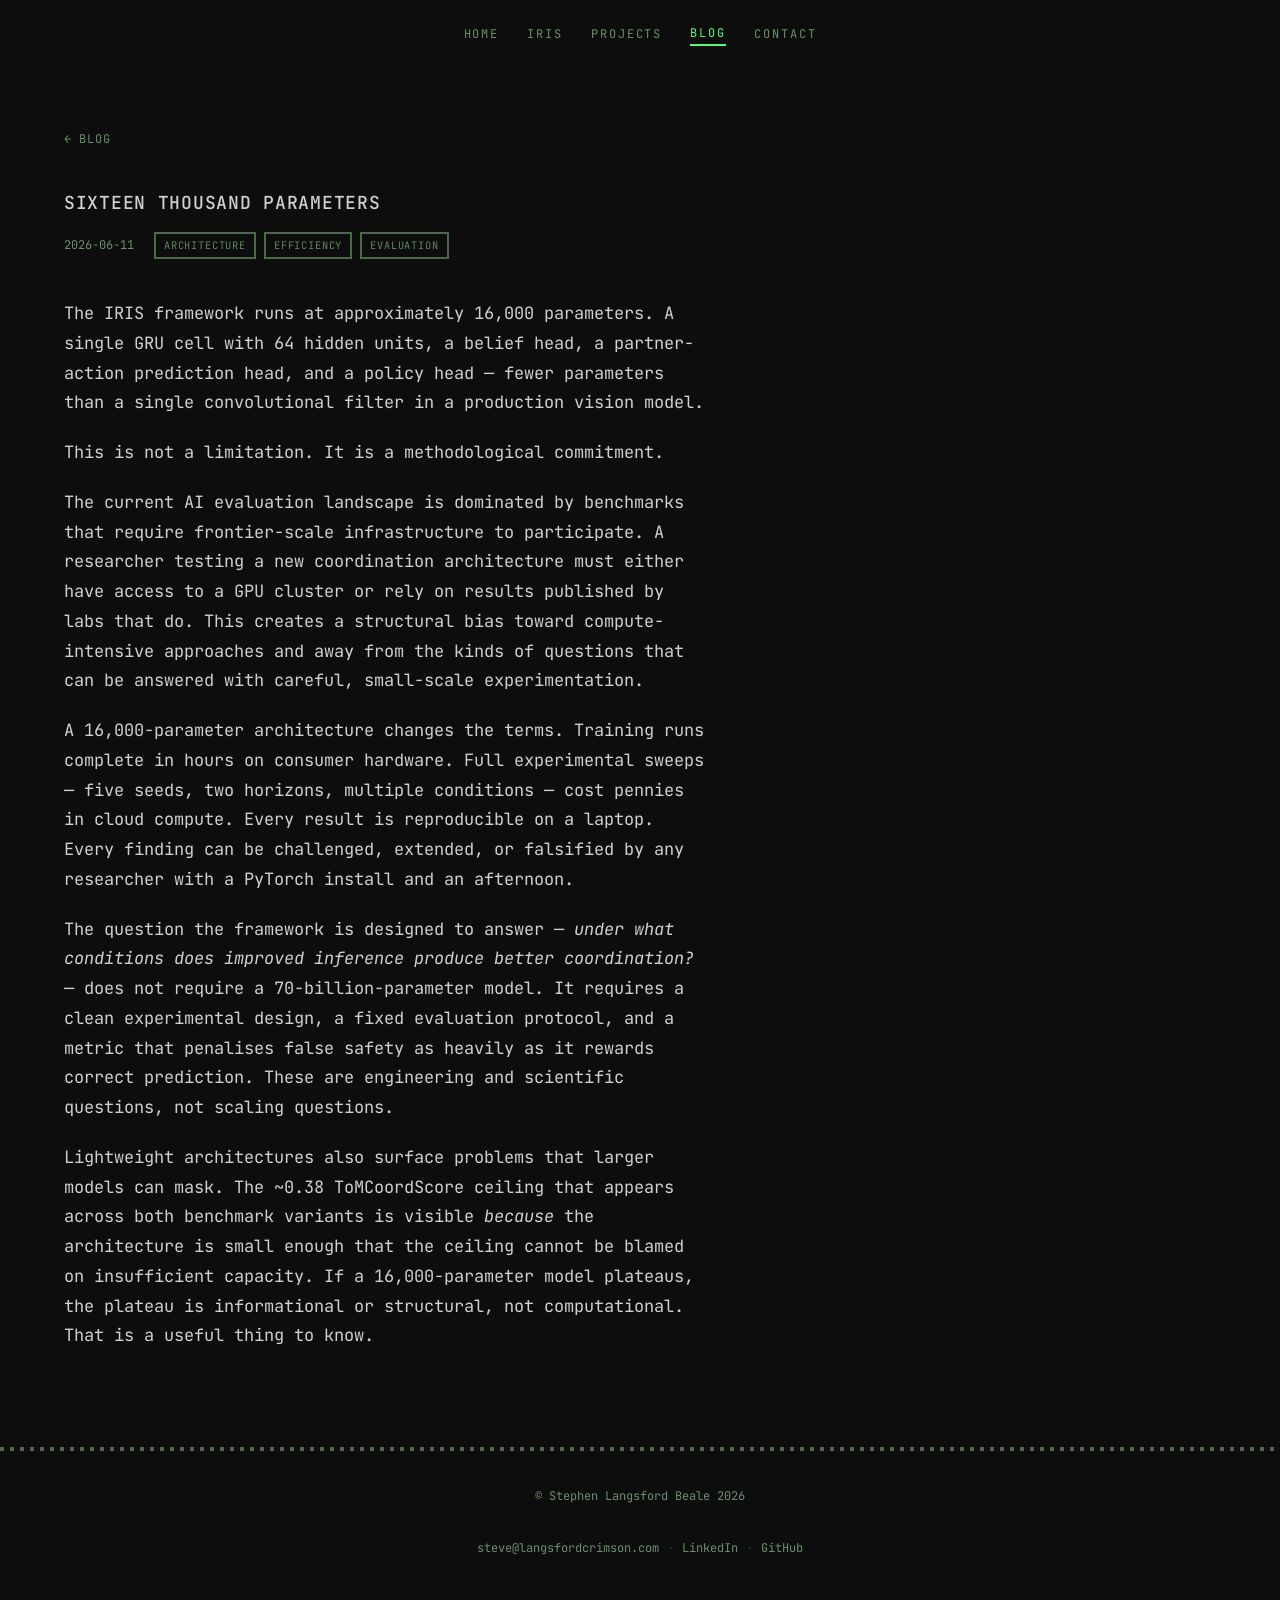
<file: blog/sixteen-thousand-parameters.html>
<!DOCTYPE html>
<html lang="en-GB">
<head>
  <meta charset="UTF-8">
  <meta name="viewport" content="width=device-width, initial-scale=1.0">
  <title>Sixteen Thousand Parameters — Albion Research</title>
  <meta name="description" content="The IRIS framework runs at approximately 16,000 parameters. A single GRU cell with 64 hidden units, a belief head, a partner-action prediction head, and a polic">
  <meta property="og:title" content="Sixteen Thousand Parameters">
  <meta property="og:description" content="The IRIS framework runs at approximately 16,000 parameters. A single GRU cell with 64 hidden units, a belief head, a partner-action prediction head, and a polic">
  <meta property="og:type" content="article">
  <link rel="icon" href="../favicon.svg" type="image/svg+xml">
  <link rel="preconnect" href="https://fonts.googleapis.com">
  <link rel="preconnect" href="https://fonts.gstatic.com" crossorigin>
  <link href="https://fonts.googleapis.com/css2?family=JetBrains+Mono:wght@400;500&display=swap" rel="stylesheet">
  <link rel="stylesheet" href="../styles.css">
  <link rel="stylesheet" href="../theme-pixelcastle.css">
</head>
<body class="theme-pixelcastle">
  <div class="site-wrapper">
    <header class="site-header">
      <div class="container">
        <button class="nav-toggle" type="button" aria-expanded="false" aria-controls="site-nav">Menu</button>
        <nav id="site-nav" class="site-nav" aria-label="Main">
          <a href="../index.html">Home</a>
          <a href="../iris.html">IRIS</a>
          <a href="../projects.html">Projects</a>
          <a href="../blog.html" aria-current="page">Blog</a>
          <a href="../contact.html">Contact</a>
        </nav>
      </div>
    </header>

    <main>
      <div class="container">
        <article class="blog-post">
          <a class="blog-post__back" href="../blog.html">← Blog</a>
          <header class="blog-post__header">
            <h1 class="blog-post__title">Sixteen Thousand Parameters</h1>
            <div class="blog-post__meta">
              <time datetime="2026-06-11">2026-06-11</time>
            <ul class="blog-post__tags"><li class="blog-post__tag">architecture</li><li class="blog-post__tag">efficiency</li><li class="blog-post__tag">evaluation</li></ul>
            </div>
          </header>
          <div class="blog-post__body">
          <p class="body-copy">The IRIS framework runs at approximately 16,000 parameters. A single GRU cell with 64 hidden units, a belief head, a partner-action prediction head, and a policy head — fewer parameters than a single convolutional filter in a production vision model.</p>
          <p class="body-copy">This is not a limitation. It is a methodological commitment.</p>
          <p class="body-copy">The current AI evaluation landscape is dominated by benchmarks that require frontier-scale infrastructure to participate. A researcher testing a new coordination architecture must either have access to a GPU cluster or rely on results published by labs that do. This creates a structural bias toward compute-intensive approaches and away from the kinds of questions that can be answered with careful, small-scale experimentation.</p>
          <p class="body-copy">A 16,000-parameter architecture changes the terms. Training runs complete in hours on consumer hardware. Full experimental sweeps — five seeds, two horizons, multiple conditions — cost pennies in cloud compute. Every result is reproducible on a laptop. Every finding can be challenged, extended, or falsified by any researcher with a PyTorch install and an afternoon.</p>
          <p class="body-copy">The question the framework is designed to answer — <em>under what conditions does improved inference produce better coordination?</em> — does not require a 70-billion-parameter model. It requires a clean experimental design, a fixed evaluation protocol, and a metric that penalises false safety as heavily as it rewards correct prediction. These are engineering and scientific questions, not scaling questions.</p>
          <p class="body-copy">Lightweight architectures also surface problems that larger models can mask. The ~0.38 ToMCoordScore ceiling that appears across both benchmark variants is visible <em>because</em> the architecture is small enough that the ceiling cannot be blamed on insufficient capacity. If a 16,000-parameter model plateaus, the plateau is informational or structural, not computational. That is a useful thing to know.</p>

          </div>
        </article>
      </div>
    </main>

    <footer class="site-footer">
      <div class="container footer-inner">
        <p>&copy; Stephen Langsford Beale 2026</p>
        <p class="footer-links">
          <a href="mailto:steve@langsfordcrimson.com">steve@langsfordcrimson.com</a>
          <span class="footer-sep">·</span>
          <a href="https://www.linkedin.com/in/steve-langsford-beale-79773b5/" rel="noopener noreferrer">LinkedIn</a>
          <span class="footer-sep">·</span>
          <a href="https://github.com/stephenlangsfordbeale" rel="noopener noreferrer">GitHub</a>
        </p>
      
      </div>
    </footer>
  </div>
  <script src="../script.js"></script>
</body>
</html>
</file>
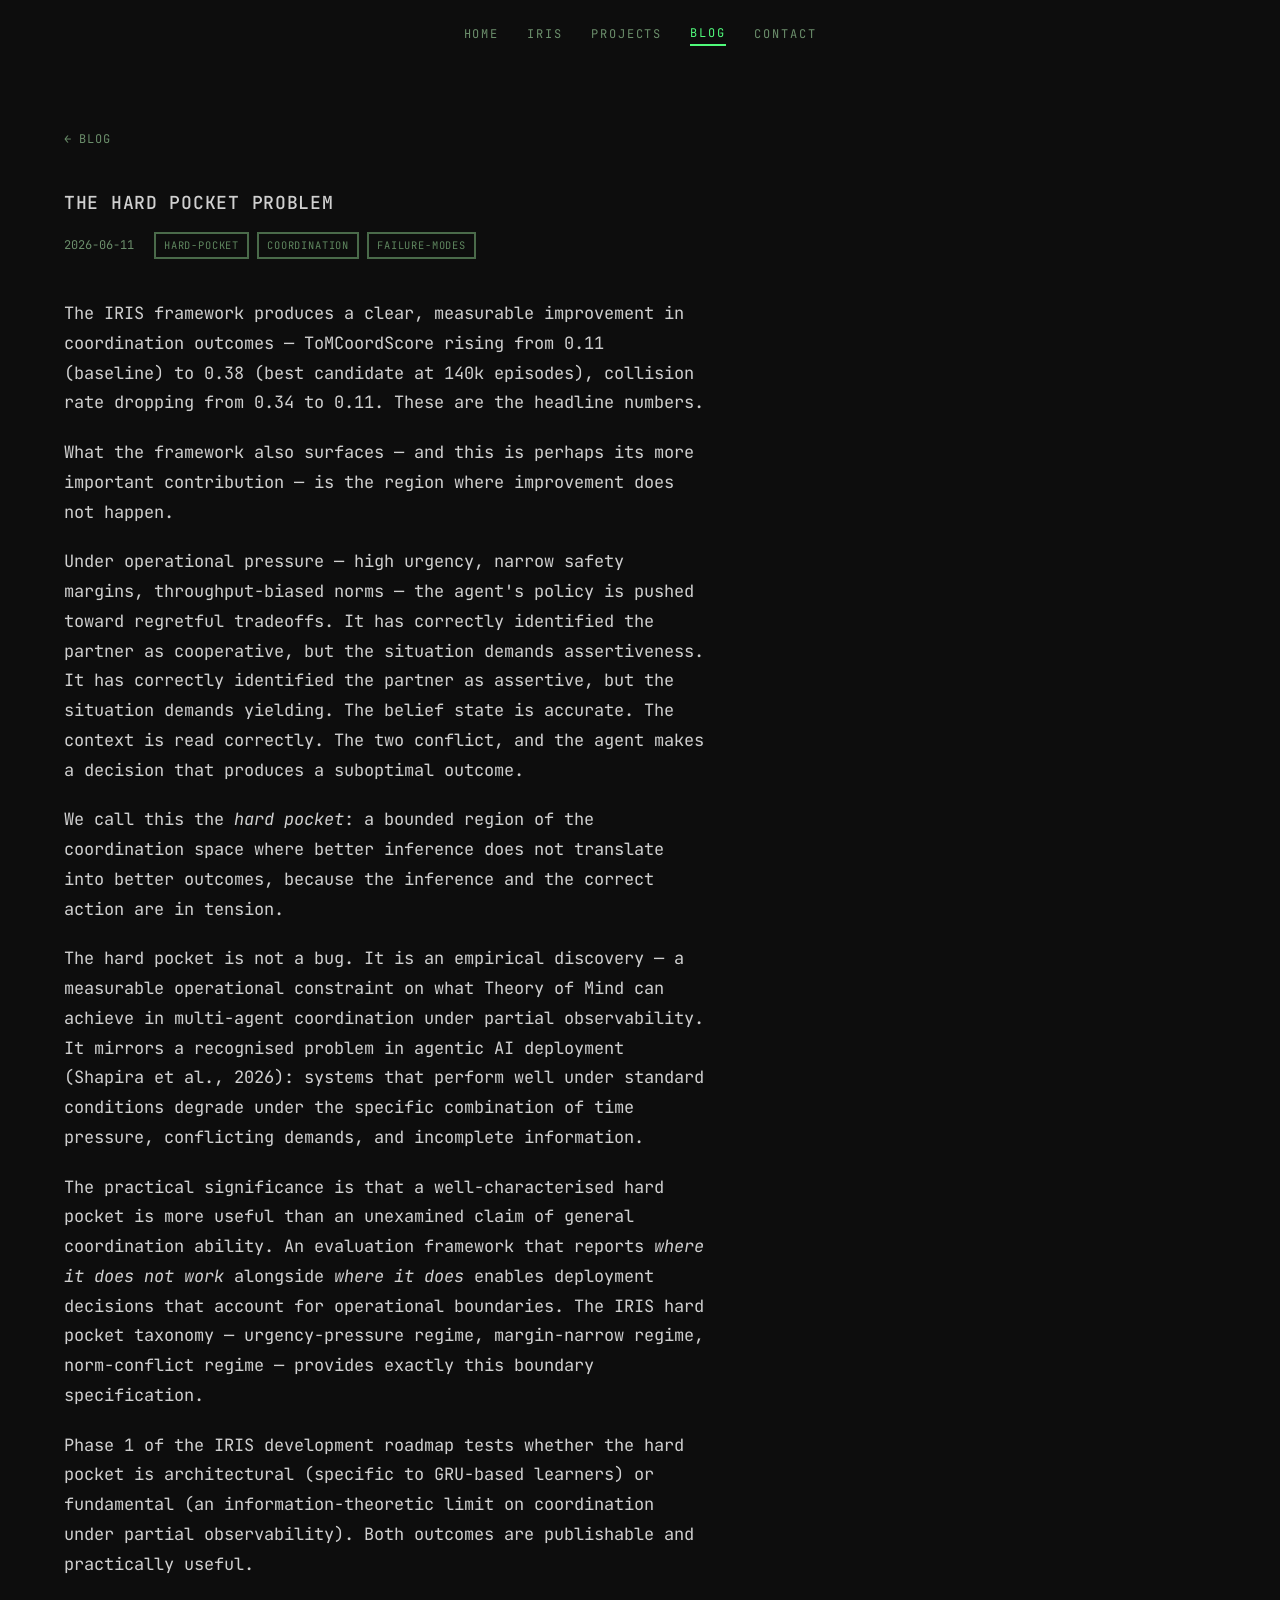
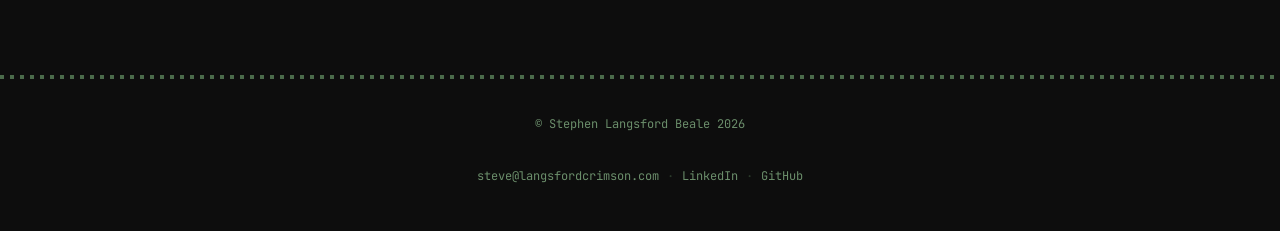
<file: blog/the-hard-pocket-problem.html>
<!DOCTYPE html>
<html lang="en-GB">
<head>
  <meta charset="UTF-8">
  <meta name="viewport" content="width=device-width, initial-scale=1.0">
  <title>The Hard Pocket Problem — Albion Research</title>
  <meta name="description" content="The IRIS framework produces a clear, measurable improvement in coordination outcomes — ToMCoordScore rising from 0.11 (baseline) to 0.38 (best candidate at 140k">
  <meta property="og:title" content="The Hard Pocket Problem">
  <meta property="og:description" content="The IRIS framework produces a clear, measurable improvement in coordination outcomes — ToMCoordScore rising from 0.11 (baseline) to 0.38 (best candidate at 140k">
  <meta property="og:type" content="article">
  <link rel="icon" href="../favicon.svg" type="image/svg+xml">
  <link rel="preconnect" href="https://fonts.googleapis.com">
  <link rel="preconnect" href="https://fonts.gstatic.com" crossorigin>
  <link href="https://fonts.googleapis.com/css2?family=JetBrains+Mono:wght@400;500&display=swap" rel="stylesheet">
  <link rel="stylesheet" href="../styles.css">
  <link rel="stylesheet" href="../theme-pixelcastle.css">
</head>
<body class="theme-pixelcastle">
  <div class="site-wrapper">
    <header class="site-header">
      <div class="container">
        <button class="nav-toggle" type="button" aria-expanded="false" aria-controls="site-nav">Menu</button>
        <nav id="site-nav" class="site-nav" aria-label="Main">
          <a href="../index.html">Home</a>
          <a href="../iris.html">IRIS</a>
          <a href="../projects.html">Projects</a>
          <a href="../blog.html" aria-current="page">Blog</a>
          <a href="../contact.html">Contact</a>
        </nav>
      </div>
    </header>

    <main>
      <div class="container">
        <article class="blog-post">
          <a class="blog-post__back" href="../blog.html">← Blog</a>
          <header class="blog-post__header">
            <h1 class="blog-post__title">The Hard Pocket Problem</h1>
            <div class="blog-post__meta">
              <time datetime="2026-06-11">2026-06-11</time>
            <ul class="blog-post__tags"><li class="blog-post__tag">hard-pocket</li><li class="blog-post__tag">coordination</li><li class="blog-post__tag">failure-modes</li></ul>
            </div>
          </header>
          <div class="blog-post__body">
          <p class="body-copy">The IRIS framework produces a clear, measurable improvement in coordination outcomes — ToMCoordScore rising from 0.11 (baseline) to 0.38 (best candidate at 140k episodes), collision rate dropping from 0.34 to 0.11. These are the headline numbers.</p>
          <p class="body-copy">What the framework also surfaces — and this is perhaps its more important contribution — is the region where improvement does not happen.</p>
          <p class="body-copy">Under operational pressure — high urgency, narrow safety margins, throughput-biased norms — the agent&#x27;s policy is pushed toward regretful tradeoffs. It has correctly identified the partner as cooperative, but the situation demands assertiveness. It has correctly identified the partner as assertive, but the situation demands yielding. The belief state is accurate. The context is read correctly. The two conflict, and the agent makes a decision that produces a suboptimal outcome.</p>
          <p class="body-copy">We call this the <em>hard pocket</em>: a bounded region of the coordination space where better inference does not translate into better outcomes, because the inference and the correct action are in tension.</p>
          <p class="body-copy">The hard pocket is not a bug. It is an empirical discovery — a measurable operational constraint on what Theory of Mind can achieve in multi-agent coordination under partial observability. It mirrors a recognised problem in agentic AI deployment (Shapira et al., 2026): systems that perform well under standard conditions degrade under the specific combination of time pressure, conflicting demands, and incomplete information.</p>
          <p class="body-copy">The practical significance is that a well-characterised hard pocket is more useful than an unexamined claim of general coordination ability. An evaluation framework that reports <em>where it does not work</em> alongside <em>where it does</em> enables deployment decisions that account for operational boundaries. The IRIS hard pocket taxonomy — urgency-pressure regime, margin-narrow regime, norm-conflict regime — provides exactly this boundary specification.</p>
          <p class="body-copy">Phase 1 of the IRIS development roadmap tests whether the hard pocket is architectural (specific to GRU-based learners) or fundamental (an information-theoretic limit on coordination under partial observability). Both outcomes are publishable and practically useful.</p>

          </div>
        </article>
      </div>
    </main>

    <footer class="site-footer">
      <div class="container footer-inner">
        <p>&copy; Stephen Langsford Beale 2026</p>
        <p class="footer-links">
          <a href="mailto:steve@langsfordcrimson.com">steve@langsfordcrimson.com</a>
          <span class="footer-sep">·</span>
          <a href="https://www.linkedin.com/in/steve-langsford-beale-79773b5/" rel="noopener noreferrer">LinkedIn</a>
          <span class="footer-sep">·</span>
          <a href="https://github.com/stephenlangsfordbeale" rel="noopener noreferrer">GitHub</a>
        </p>
      
      </div>
    </footer>
  </div>
  <script src="../script.js"></script>
</body>
</html>
</file>
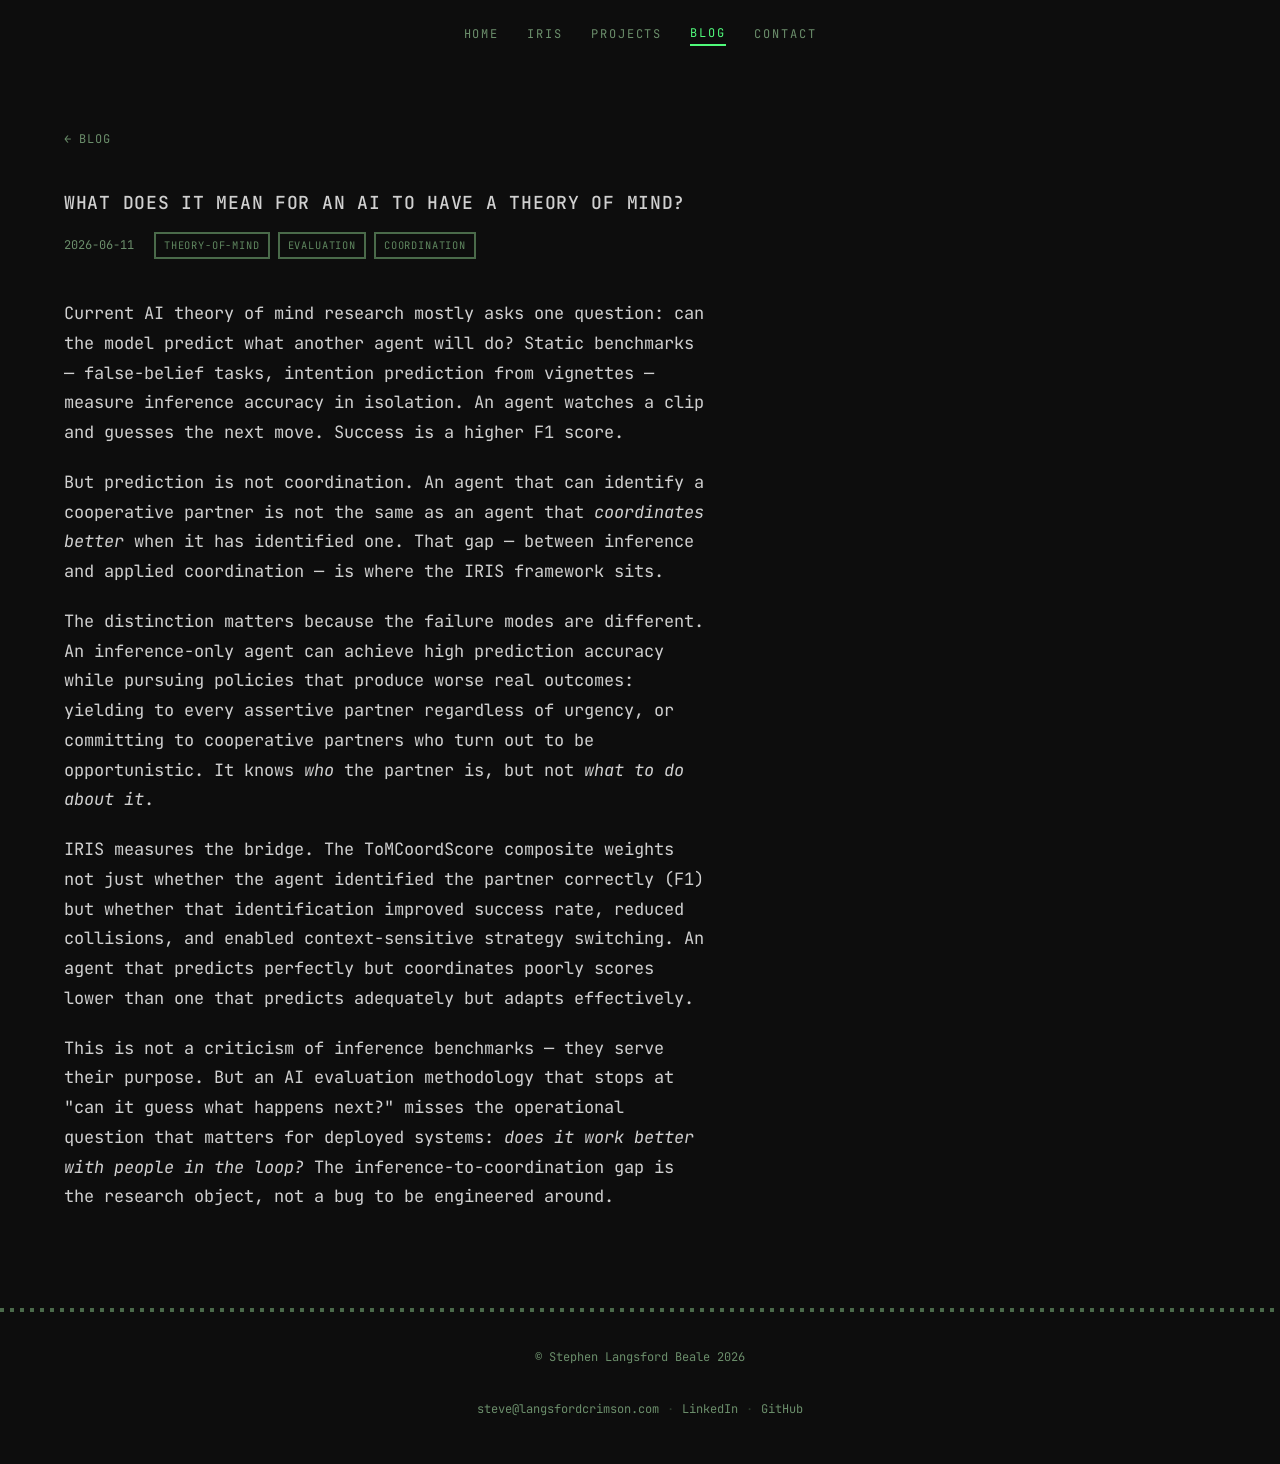
<file: blog/what-does-it-mean-for-an-ai-to-have-a-theory-of-mind.html>
<!DOCTYPE html>
<html lang="en-GB">
<head>
  <meta charset="UTF-8">
  <meta name="viewport" content="width=device-width, initial-scale=1.0">
  <title>What Does It Mean for an AI to Have a Theory of Mind? — Albion Research</title>
  <meta name="description" content="Current AI theory of mind research mostly asks one question: can the model predict what another agent will do? Static benchmarks — false-belief tasks, intention">
  <meta property="og:title" content="What Does It Mean for an AI to Have a Theory of Mind?">
  <meta property="og:description" content="Current AI theory of mind research mostly asks one question: can the model predict what another agent will do? Static benchmarks — false-belief tasks, intention">
  <meta property="og:type" content="article">
  <link rel="icon" href="../favicon.svg" type="image/svg+xml">
  <link rel="preconnect" href="https://fonts.googleapis.com">
  <link rel="preconnect" href="https://fonts.gstatic.com" crossorigin>
  <link href="https://fonts.googleapis.com/css2?family=JetBrains+Mono:wght@400;500&display=swap" rel="stylesheet">
  <link rel="stylesheet" href="../styles.css">
  <link rel="stylesheet" href="../theme-pixelcastle.css">
</head>
<body class="theme-pixelcastle">
  <div class="site-wrapper">
    <header class="site-header">
      <div class="container">
        <button class="nav-toggle" type="button" aria-expanded="false" aria-controls="site-nav">Menu</button>
        <nav id="site-nav" class="site-nav" aria-label="Main">
          <a href="../index.html">Home</a>
          <a href="../iris.html">IRIS</a>
          <a href="../projects.html">Projects</a>
          <a href="../blog.html" aria-current="page">Blog</a>
          <a href="../contact.html">Contact</a>
        </nav>
      </div>
    </header>

    <main>
      <div class="container">
        <article class="blog-post">
          <a class="blog-post__back" href="../blog.html">← Blog</a>
          <header class="blog-post__header">
            <h1 class="blog-post__title">What Does It Mean for an AI to Have a Theory of Mind?</h1>
            <div class="blog-post__meta">
              <time datetime="2026-06-11">2026-06-11</time>
            <ul class="blog-post__tags"><li class="blog-post__tag">theory-of-mind</li><li class="blog-post__tag">evaluation</li><li class="blog-post__tag">coordination</li></ul>
            </div>
          </header>
          <div class="blog-post__body">
          <p class="body-copy">Current AI theory of mind research mostly asks one question: can the model predict what another agent will do? Static benchmarks — false-belief tasks, intention prediction from vignettes — measure inference accuracy in isolation. An agent watches a clip and guesses the next move. Success is a higher F1 score.</p>
          <p class="body-copy">But prediction is not coordination. An agent that can identify a cooperative partner is not the same as an agent that <em>coordinates better</em> when it has identified one. That gap — between inference and applied coordination — is where the IRIS framework sits.</p>
          <p class="body-copy">The distinction matters because the failure modes are different. An inference-only agent can achieve high prediction accuracy while pursuing policies that produce worse real outcomes: yielding to every assertive partner regardless of urgency, or committing to cooperative partners who turn out to be opportunistic. It knows <em>who</em> the partner is, but not <em>what to do about it</em>.</p>
          <p class="body-copy">IRIS measures the bridge. The ToMCoordScore composite weights not just whether the agent identified the partner correctly (F1) but whether that identification improved success rate, reduced collisions, and enabled context-sensitive strategy switching. An agent that predicts perfectly but coordinates poorly scores lower than one that predicts adequately but adapts effectively.</p>
          <p class="body-copy">This is not a criticism of inference benchmarks — they serve their purpose. But an AI evaluation methodology that stops at &quot;can it guess what happens next?&quot; misses the operational question that matters for deployed systems: <em>does it work better with people in the loop?</em> The inference-to-coordination gap is the research object, not a bug to be engineered around.</p>

          </div>
        </article>
      </div>
    </main>

    <footer class="site-footer">
      <div class="container footer-inner">
        <p>&copy; Stephen Langsford Beale 2026</p>
        <p class="footer-links">
          <a href="mailto:steve@langsfordcrimson.com">steve@langsfordcrimson.com</a>
          <span class="footer-sep">·</span>
          <a href="https://www.linkedin.com/in/steve-langsford-beale-79773b5/" rel="noopener noreferrer">LinkedIn</a>
          <span class="footer-sep">·</span>
          <a href="https://github.com/stephenlangsfordbeale" rel="noopener noreferrer">GitHub</a>
        </p>
      
      </div>
    </footer>
  </div>
  <script src="../script.js"></script>
</body>
</html>
</file>
<file: styles.css>
/* IRIS Research Lab — single stylesheet */

@font-face {
  font-family: "Redaction 35";
  src: url("fonts/redaction-35-latin-400-normal.woff2") format("woff2");
  font-weight: 400;
  font-style: normal;
  font-display: swap;
}

:root {
  --bg: #0a0a0a;
  --text: #e5e5e5;
  --accent: #6c5ce7;
  --accent-teal: #00b894;
  --muted: #a0a0a0;
  --border: #333333;
  --max-width: 72rem;
  --content-width: 42rem;
  --font-display: "Redaction 35", Georgia, serif;
  --font-body: "JetBrains Mono", ui-monospace, monospace;
  --font-mono: "JetBrains Mono", ui-monospace, monospace;
}

*,
*::before,
*::after {
  box-sizing: border-box;
}

html {
  scroll-behavior: smooth;
}

body {
  margin: 0;
  background: var(--bg);
  color: var(--text);
  font-family: var(--font-body);
  font-size: 1.0625rem;
  line-height: 1.75;
  -webkit-font-smoothing: antialiased;
}

img {
  max-width: 100%;
  height: auto;
}

a {
  color: var(--accent);
  text-decoration: underline;
  text-underline-offset: 0.15em;
}

a:hover {
  color: var(--text);
}

/* ── Layout ── */

.site-wrapper {
  min-height: 100vh;
  display: flex;
  flex-direction: column;
}

.container {
  width: min(100% - 3rem, var(--max-width));
  margin-inline: auto;
}

.container--narrow {
  width: min(100% - 3rem, var(--content-width));
  margin-inline: auto;
}

/* ── Header / Nav ── */

.site-header {
  border-bottom: 1px dashed var(--border);
  padding: 1.25rem 0;
}

.site-nav {
  display: flex;
  align-items: center;
  justify-content: center;
  flex-wrap: wrap;
  gap: 0.5rem 1.75rem;
}

.site-nav a {
  font-family: var(--font-mono);
  font-size: 0.75rem;
  letter-spacing: 0.12em;
  text-transform: uppercase;
  text-decoration: none;
  color: var(--muted);
  transition: color 0.15s ease;
}

.site-nav a:hover,
.site-nav a[aria-current="page"] {
  color: var(--accent);
}

.site-nav a[aria-current="page"] {
  text-decoration: underline;
  text-underline-offset: 0.35em;
}

.nav-toggle {
  display: none;
  background: none;
  border: 1px dashed var(--border);
  color: var(--text);
  font-family: var(--font-mono);
  font-size: 0.7rem;
  letter-spacing: 0.1em;
  text-transform: uppercase;
  padding: 0.5rem 0.75rem;
  cursor: pointer;
}

/* ── Main content ── */

main {
  flex: 1;
  padding: 4rem 0 6rem;
}

/* ── Typography ── */

.display-title {
  font-family: var(--font-display);
  font-size: clamp(1.75rem, 4vw, 2.75rem);
  font-weight: 400;
  letter-spacing: 0.04em;
  text-transform: uppercase;
  color: var(--accent);
  line-height: 1.2;
  margin: 0 0 1.5rem;
}

.page-title {
  font-family: var(--font-display);
  font-size: clamp(2rem, 5vw, 3.5rem);
  font-weight: 400;
  letter-spacing: 0.06em;
  text-transform: uppercase;
  color: var(--accent);
  text-align: center;
  margin: 0 0 3rem;
}

.section-heading {
  font-family: var(--font-display);
  font-size: clamp(1.25rem, 2.5vw, 1.75rem);
  font-weight: 400;
  letter-spacing: 0.05em;
  text-transform: uppercase;
  color: var(--accent);
  margin: 0 0 1.25rem;
}

.mono-label {
  font-family: var(--font-mono);
  font-size: 0.7rem;
  letter-spacing: 0.14em;
  text-transform: uppercase;
  color: var(--accent-teal);
}

.body-copy {
  margin: 0;
  max-width: 38rem;
  font-size: 1.0625rem;
  line-height: 1.75;
}

.body-copy + .body-copy {
  margin-top: 1.25rem;
}

/* ── Home sections ── */

.home-section {
  padding: 4rem 0;
  border-bottom: 1px dashed var(--border);
}

.home-section:first-of-type {
  padding-top: 3rem;
}

.home-section:last-of-type {
  border-bottom: none;
}

.home-row {
  display: grid;
  grid-template-columns: minmax(0, 1.15fr) minmax(0, 1.85fr);
  gap: 2.5rem;
  align-items: start;
}

.home-row__media {
  margin: 0;
}

.home-row__image {
  display: block;
  width: 100%;
  aspect-ratio: 1 / 1;
  object-fit: cover;
  object-position: center;
  border: 1px solid var(--border);
  filter: grayscale(100%) sepia(30%) hue-rotate(210deg) saturate(1.4) brightness(0.9);
}

.home-row__content .section-heading {
  margin-bottom: 1.25rem;
}

.home-row__content .body-copy {
  max-width: none;
}

/* ── IRIS page ── */

body:has(main.iris-page) .site-header {
  position: relative;
  z-index: 2;
  background: var(--bg);
}

.iris-page {
  position: relative;
  min-height: calc(100vh - 8rem);
  display: grid;
  place-items: center;
  overflow: hidden;
  isolation: isolate;
}

.iris-page::before {
  content: "";
  position: absolute;
  inset: 0;
  background: url("assets/images/iris-bg-blake.png") center / cover no-repeat;
  opacity: 0.08;
  filter: blur(1px) grayscale(100%);
  mix-blend-mode: screen;
  pointer-events: none;
  z-index: 0;
}

.iris-page::after {
  content: "";
  position: absolute;
  inset: 0;
  background: linear-gradient(
    to bottom,
    var(--bg) 0%,
    transparent 28%,
    transparent 72%,
    var(--bg) 100%
  );
  pointer-events: none;
  z-index: 0;
}

.iris-content {
  position: relative;
  z-index: 1;
  text-align: center;
  padding: 2rem 0;
}

.iris-content .display-title {
  font-size: clamp(1.5rem, 3.5vw, 2.25rem);
  margin-bottom: 0.75rem;
}

.iris-content .mono-label {
  display: block;
  margin-bottom: 2.5rem;
  color: var(--muted);
}

.iris-content .body-copy {
  max-width: none;
  text-align: center;
  margin-inline: auto;
}

.iris-content .body-copy + .body-copy {
  margin-top: 1.75rem;
}

.iris-links {
  list-style: none;
  padding: 0;
  margin: 3rem 0 0;
  text-align: left;
  display: inline-block;
}

.iris-links li {
  margin-bottom: 0.75rem;
}

.iris-links a {
  font-family: var(--font-mono);
  font-size: 0.85rem;
  letter-spacing: 0.02em;
  text-decoration: none;
}

.iris-links a::after {
  content: " →";
  color: var(--muted);
}

.iris-links a:hover::after {
  color: var(--accent);
}

/* ── Research table ── */

.table-wrap {
  overflow-x: auto;
  border: 1px solid var(--border);
}

.research-table {
  width: 100%;
  border-collapse: collapse;
  font-family: var(--font-mono);
  font-size: 0.8rem;
}

.research-table th,
.research-table td {
  border: 1px solid var(--border);
  padding: 0.85rem 1rem;
  text-align: left;
  vertical-align: top;
}

.research-table th {
  font-size: 0.7rem;
  letter-spacing: 0.1em;
  text-transform: uppercase;
  color: var(--muted);
  background: rgba(255, 255, 255, 0.02);
}

.research-table td:first-child {
  font-weight: 500;
  color: var(--text);
  white-space: nowrap;
}

.research-table a {
  white-space: nowrap;
}

.research-table tbody tr:hover {
  background: rgba(108, 92, 231, 0.04);
}

/* ── Blog grid ── */

.blog-grid {
  display: grid;
  grid-template-columns: repeat(2, 1fr);
  gap: 1.5rem;
}

.blog-card {
  border: 1px dashed var(--border);
  padding: 1.5rem;
  display: flex;
  flex-direction: column;
  gap: 0.75rem;
  transition: border-color 0.15s ease;
}

.blog-card:hover {
  border-color: var(--accent);
}

.blog-card-header {
  display: flex;
  justify-content: space-between;
  align-items: baseline;
  gap: 1rem;
  flex-wrap: wrap;
}

.blog-card-title {
  font-family: var(--font-display);
  font-size: 1rem;
  font-weight: 400;
  letter-spacing: 0.03em;
  text-transform: uppercase;
  color: var(--accent);
  margin: 0;
  flex: 1;
  min-width: 0;
}

.blog-card-date {
  font-family: var(--font-mono);
  font-size: 0.7rem;
  color: var(--muted);
  white-space: nowrap;
}

.blog-card-excerpt {
  font-size: 0.9rem;
  color: var(--muted);
  margin: 0;
  flex: 1;
}

.blog-card-link {
  font-family: var(--font-mono);
  font-size: 0.75rem;
  text-decoration: none;
  align-self: flex-start;
}

/* ── Blog post (article page) ── */

.blog-post {
  max-width: 40rem;
}

.blog-post__back {
  display: inline-block;
  font-family: var(--font-mono);
  font-size: 0.75rem;
  letter-spacing: 0.06em;
  text-transform: uppercase;
  text-decoration: none;
  color: var(--muted);
  margin-bottom: 2.5rem;
}

.blog-post__back:hover {
  color: var(--accent);
}

.blog-post__header {
  margin-bottom: 2.5rem;
}

.blog-post__title {
  font-family: var(--font-display);
  font-size: clamp(1.5rem, 3.5vw, 2.25rem);
  font-weight: 400;
  letter-spacing: 0.04em;
  text-transform: uppercase;
  color: var(--accent);
  line-height: 1.25;
  margin: 0 0 1rem;
}

.blog-post__meta {
  display: flex;
  flex-wrap: wrap;
  align-items: center;
  gap: 0.75rem 1.25rem;
  font-family: var(--font-mono);
  font-size: 0.75rem;
  color: var(--muted);
}

.blog-post__tags {
  display: flex;
  flex-wrap: wrap;
  gap: 0.5rem;
  list-style: none;
  padding: 0;
  margin: 0;
}

.blog-post__tag {
  border: 1px dashed var(--border);
  padding: 0.2rem 0.5rem;
  font-size: 0.65rem;
  letter-spacing: 0.08em;
  text-transform: uppercase;
  color: var(--accent-teal);
}

.blog-post__body .body-copy {
  max-width: none;
  margin-bottom: 1.25rem;
}

.blog-post__body .body-copy:last-child {
  margin-bottom: 0;
}

.blog-formula {
  font-family: var(--font-mono);
  font-size: 0.85rem;
  line-height: 1.6;
  color: var(--text);
  background: rgba(255, 255, 255, 0.03);
  border: 1px dashed var(--border);
  padding: 1rem 1.25rem;
  margin: 1.5rem 0;
  overflow-x: auto;
  white-space: pre-wrap;
}

.blog-post__body em {
  font-style: italic;
  color: var(--text);
}

/* ── Contact ── */

.contact-block {
  max-width: 32rem;
}

.contact-block .display-title {
  margin-bottom: 2rem;
}

.contact-list {
  list-style: none;
  padding: 0;
  margin: 0 0 2.5rem;
}

.contact-list li {
  margin-bottom: 0.5rem;
  font-family: var(--font-mono);
  font-size: 0.85rem;
}

.contact-credentials {
  border-top: 1px dashed var(--border);
  padding-top: 2rem;
  margin-top: 2rem;
}

.contact-credentials p {
  margin: 0 0 0.75rem;
  font-size: 0.9rem;
  color: var(--muted);
}

/* ── Footer ── */

.site-footer {
  border-top: 1px dashed var(--border);
  padding: 2rem 0;
  margin-top: auto;
}

.footer-inner {
  display: flex;
  flex-direction: column;
  align-items: center;
  gap: 0.5rem;
  text-align: center;
  font-family: var(--font-mono);
  font-size: 0.75rem;
  color: var(--muted);
}

.footer-inner a {
  color: var(--muted);
  text-decoration: none;
}

.footer-inner a:hover {
  color: var(--accent);
}

.footer-links {
  display: flex;
  flex-wrap: wrap;
  justify-content: center;
  gap: 0.25rem 0.5rem;
}

.footer-sep {
  color: var(--border);
}

/* ── Responsive ── */

@media (max-width: 768px) {
  .site-header .container {
    display: flex;
    flex-direction: column;
    align-items: center;
    gap: 1rem;
  }

  .nav-toggle {
    display: block;
  }

  .site-nav {
    display: none;
    flex-direction: column;
    width: 100%;
    padding-top: 0.5rem;
  }

  .site-nav.is-open {
    display: flex;
  }

  .blog-grid {
    grid-template-columns: 1fr;
  }

  .home-section {
    padding: 3rem 0;
  }

  .home-row {
    grid-template-columns: 1fr;
    gap: 1.5rem;
  }

  main {
    padding: 2.5rem 0 4rem;
  }

  .research-table td:first-child {
    white-space: normal;
  }
}

@media (prefers-reduced-motion: reduce) {
  html {
    scroll-behavior: auto;
  }
}
</file>
<file: theme-pixelcastle.css>
/* Pixelcastle retro-tech theme — 8bitcn-inspired overlays */

@font-face {
  font-family: "Pixelcastle";
  src: url("fonts/redaction-35-latin-400-normal.woff2") format("woff2");
  font-weight: 400;
  font-style: normal;
  font-display: swap;
  unicode-range: U+0041;
}

@font-face {
  font-family: "Pixelcastle";
  src: url("fonts/Pixelcastle.otf") format("opentype");
  font-weight: 400;
  font-style: normal;
  font-display: swap;
  unicode-range: U+0000-0040, U+0042-10FFFF;
}

:root {
  --bg: #0d0d0d;
  --text: #d0d0d0;
  --muted: #6b8e6b;
  --border: #2a3a2a;
  --border-light: #4a6a4a;
  --border-dark: #141c14;
  --green: #50fa7b;
  --green-bright: #78ff78;
  --green-dim: #5f875f;
  --green-deep: #2d4a2d;
  --accent: var(--green);
  --font-display: "Pixelcastle", Georgia, serif;
  --font-redaction: "Redaction 35", Georgia, serif;
  --iris-accent: #6c5ce7;
  --iris-accent-teal: #00b894;
  --iris-accent-soft: #a89bf5;
}

body {
  font-size: 0.9375rem;
  line-height: 1.65;
}

a {
  color: var(--green);
  text-decoration: none;
}

a:hover {
  color: var(--green-bright);
}

/* Pixel square dividers */

.pixel-divider {
  border: none;
  height: 4px;
  margin: 0;
  background: repeating-linear-gradient(
    to right,
    var(--border-light) 0,
    var(--border-light) 4px,
    transparent 4px,
    transparent 10px
  );
}

/* Double-line retro frame */

.retro-frame {
  position: relative;
  border: 2px solid var(--border-light);
  background: var(--bg);
  box-shadow:
    inset 0 0 0 2px var(--bg),
    inset 0 0 0 4px var(--border-dark);
}

/* Page hero (Help Center / Quick Answers header) */

.page-hero {
  text-align: center;
  margin-bottom: 3rem;
}

.page-subtitle {
  font-family: var(--font-mono);
  font-size: 0.75rem;
  letter-spacing: 0.08em;
  color: var(--muted);
  margin: 0.75rem 0 0;
}

/* Header / nav */

.site-header {
  border-bottom: none;
  padding: 1.5rem 0 1rem;
}

.site-header .container {
  border-bottom: none;
}

.site-nav a {
  color: var(--muted);
  letter-spacing: 0.16em;
}

.site-nav a:hover,
.site-nav a[aria-current="page"] {
  color: var(--green);
}

.site-nav a[aria-current="page"] {
  text-decoration: none;
  border-bottom: 2px solid var(--green);
}

.nav-toggle {
  border: 2px solid var(--border-light);
  box-shadow:
    inset 0 0 0 2px var(--bg),
    inset 0 0 0 4px var(--border-dark);
}

/* Typography — main headers (Pixelcastle), sub-headers (JetBrains Mono) */

.page-title,
.contact-panel .display-title {
  font-family: var(--font-display);
  font-weight: 400;
  letter-spacing: 0.02em;
  text-transform: none;
  color: var(--green);
}

.page-title {
  font-size: clamp(2rem, 6vw, 3.25rem);
  margin-bottom: 0;
}

.contact-panel .display-title {
  font-size: clamp(1.75rem, 4vw, 2.75rem);
  margin-bottom: 1.5rem;
}

.section-heading,
.retro-card__title,
.changelog-card__title,
.blog-card-title,
.blog-post__title {
  font-family: var(--font-mono);
  font-weight: 500;
  letter-spacing: 0.04em;
  text-transform: uppercase;
  color: var(--text);
}

.section-heading {
  font-size: clamp(0.9rem, 2vw, 1rem);
  margin-bottom: 0.75rem;
}

.mono-label {
  color: var(--green-dim);
}

/* Home — Quick Answers grid */

.home-intro {
  max-width: 36rem;
  margin: 0 auto 2.5rem;
  text-align: center;
}

.retro-grid {
  display: grid;
  grid-template-columns: repeat(2, minmax(0, 1fr));
  gap: 1.25rem;
}

.retro-card {
  padding: 1.25rem 1.35rem;
  display: flex;
  flex-direction: column;
  gap: 0.85rem;
  min-height: 100%;
}

.retro-card__media {
  margin: 0;
}

.retro-card__image {
  display: block;
  width: 100%;
  aspect-ratio: 1 / 1;
  object-fit: cover;
  border: 2px solid var(--border-dark);
}

.retro-card__title {
  font-size: 0.8125rem;
  margin: 0;
  line-height: 1.45;
}

.retro-card__body {
  margin: 0;
  font-size: 0.8125rem;
  color: var(--muted);
  flex: 1;
}

.home-section,
.home-row {
  display: contents;
}

/* Projects — Changelog cards (8bit-team2 pattern) */

.retro-changelog {
  max-width: 42rem;
  margin-inline: auto;
  display: flex;
  flex-direction: column;
  gap: 1rem;
}

.changelog-card {
  position: relative;
  padding: 1.25rem 1.35rem 1.35rem;
}

.changelog-card .retro-tag {
  position: absolute;
  top: 0.5rem;
  right: 1rem;
  z-index: 1;
}

.changelog-card__header {
  padding-bottom: 0.5rem;
  padding-right: 4.5rem;
}

.changelog-card__title {
  font-size: 0.8125rem;
  margin: 0;
  line-height: 1.45;
}

.changelog-card__content {
  display: flex;
  flex-direction: column;
  gap: 0.85rem;
}

.changelog-card__description {
  margin: 0;
  font-size: 0.8125rem;
  color: var(--muted);
  line-height: 1.65;
}

.changelog-card__link {
  font-family: var(--font-mono);
  font-size: 0.7rem;
  letter-spacing: 0.08em;
  text-transform: uppercase;
  color: var(--green);
  align-self: flex-start;
}

.changelog-card__link:hover {
  color: var(--green-bright);
}

.changelog-card__link::after {
  content: " ↓";
}

.changelog-separator {
  margin: 0;
}

.retro-tag {
  font-family: var(--font-mono);
  font-size: 0.6rem;
  letter-spacing: 0.12em;
  text-transform: uppercase;
  padding: 0.25rem 0.5rem;
  border: 2px solid var(--green);
  color: var(--bg);
  background: var(--green);
  clip-path: polygon(0 0, calc(100% - 6px) 0, 100% 6px, 100% 100%, 6px 100%, 0 calc(100% - 6px));
}

/* Legacy entry aliases removed — projects use changelog-card */

/* Blog — retro cards */

.blog-grid {
  gap: 1.25rem;
}

.blog-card {
  border: none;
  padding: 0;
}

.blog-card-inner {
  padding: 1.25rem 1.35rem;
  height: 100%;
  display: flex;
  flex-direction: column;
  gap: 0.75rem;
}

.blog-card-title {
  font-size: 0.8125rem;
  line-height: 1.45;
}

.blog-card-link {
  letter-spacing: 0.06em;
  text-transform: uppercase;
  color: var(--green);
}

.blog-card-link:hover {
  color: var(--green-bright);
}

/* Blog post */

.blog-post__title {
  font-size: clamp(0.95rem, 2.5vw, 1.125rem);
  line-height: 1.45;
}

.blog-post__back:hover {
  color: var(--green);
}

.blog-post__tag {
  border: 2px solid var(--border-light);
  color: var(--green-dim);
}

.blog-card-excerpt {
  font-size: 0.8125rem;
}

.blog-formula {
  border: 2px solid var(--border-light);
  box-shadow: inset 0 0 0 2px var(--bg), inset 0 0 0 4px var(--border-dark);
}

/* IRIS — Redaction 35 + main-branch purple accent */

body:has(main.iris-page) .site-nav a:hover,
body:has(main.iris-page) .site-nav a[aria-current="page"] {
  color: var(--iris-accent);
}

body:has(main.iris-page) .site-nav a[aria-current="page"] {
  border-bottom-color: var(--iris-accent);
}

body:has(main.iris-page) .site-header {
  background: var(--bg);
}

.iris-page::before {
  opacity: 0.08;
  filter: blur(1px) grayscale(100%);
  mix-blend-mode: screen;
}

.iris-panel {
  max-width: 36rem;
  margin-inline: auto;
  padding: 2rem 1.75rem;
  text-align: center;
}

body:has(main.iris-page) .iris-panel.retro-frame {
  border-color: #5544c0;
  box-shadow:
    inset 0 0 0 2px var(--bg),
    inset 0 0 0 4px #3d2f8a;
}

.iris-content .display-title {
  font-family: var(--font-redaction);
  font-size: clamp(1.35rem, 3.5vw, 2rem);
  font-weight: 400;
  letter-spacing: 0.04em;
  text-transform: uppercase;
  color: var(--iris-accent);
}

.iris-content .mono-label {
  color: var(--iris-accent-teal);
}

.iris-content .body-copy {
  color: #e5e5e5;
}

.iris-links a {
  color: var(--iris-accent);
}

.iris-links a:hover {
  color: var(--iris-accent-soft);
}

.iris-links a::after {
  color: var(--muted);
}

.iris-links a:hover::after {
  color: var(--iris-accent);
}

/* Contact */

.contact-block {
  max-width: 36rem;
  margin-inline: auto;
}

.contact-panel {
  padding: 1.75rem 1.5rem;
}

.contact-list a {
  color: var(--green);
}

.contact-list a:hover {
  color: var(--green-bright);
}

.contact-credentials {
  border-top: none;
  padding-top: 0;
  margin-top: 1.5rem;
}

.contact-credentials p {
  font-size: 0.8125rem;
}

/* Accordion (Help Center pattern) */

.retro-accordion {
  max-width: 40rem;
  margin-inline: auto;
}

.retro-accordion__label {
  font-family: var(--font-mono);
  font-size: 0.65rem;
  letter-spacing: 0.14em;
  text-transform: uppercase;
  color: var(--muted);
  margin: 1.75rem 0 0.75rem;
}

.retro-accordion__label:first-child {
  margin-top: 0;
}

.retro-accordion__item {
  border: none;
  background: none;
}

.retro-accordion__trigger {
  width: 100%;
  display: flex;
  align-items: center;
  justify-content: space-between;
  gap: 1rem;
  padding: 0.85rem 0;
  border: none;
  background: none;
  color: var(--text);
  font-family: var(--font-mono);
  font-size: 0.8125rem;
  font-weight: 500;
  text-align: left;
  cursor: pointer;
}

.retro-accordion__trigger:hover {
  color: var(--green);
}

.retro-accordion__chevron {
  flex-shrink: 0;
  font-size: 0.65rem;
  color: var(--muted);
  transition: transform 0.15s ease;
}

.retro-accordion__item.is-open .retro-accordion__chevron {
  transform: rotate(180deg);
}

.retro-accordion__panel {
  display: none;
  padding: 0 0 0.85rem;
  font-size: 0.8125rem;
  color: var(--muted);
  line-height: 1.65;
}

.retro-accordion__item.is-open .retro-accordion__panel {
  display: block;
}

/* Footer */

.site-footer {
  border-top: none;
  padding-top: 0;
}

.site-footer::before {
  content: "";
  display: block;
  height: 4px;
  margin-bottom: 1.5rem;
  background: repeating-linear-gradient(
    to right,
    var(--border-light) 0,
    var(--border-light) 4px,
    transparent 4px,
    transparent 10px
  );
}

.footer-inner a:hover {
  color: var(--green);
}

/* Responsive */

@media (max-width: 768px) {
  .retro-grid {
    grid-template-columns: 1fr;
  }
}
</file>
